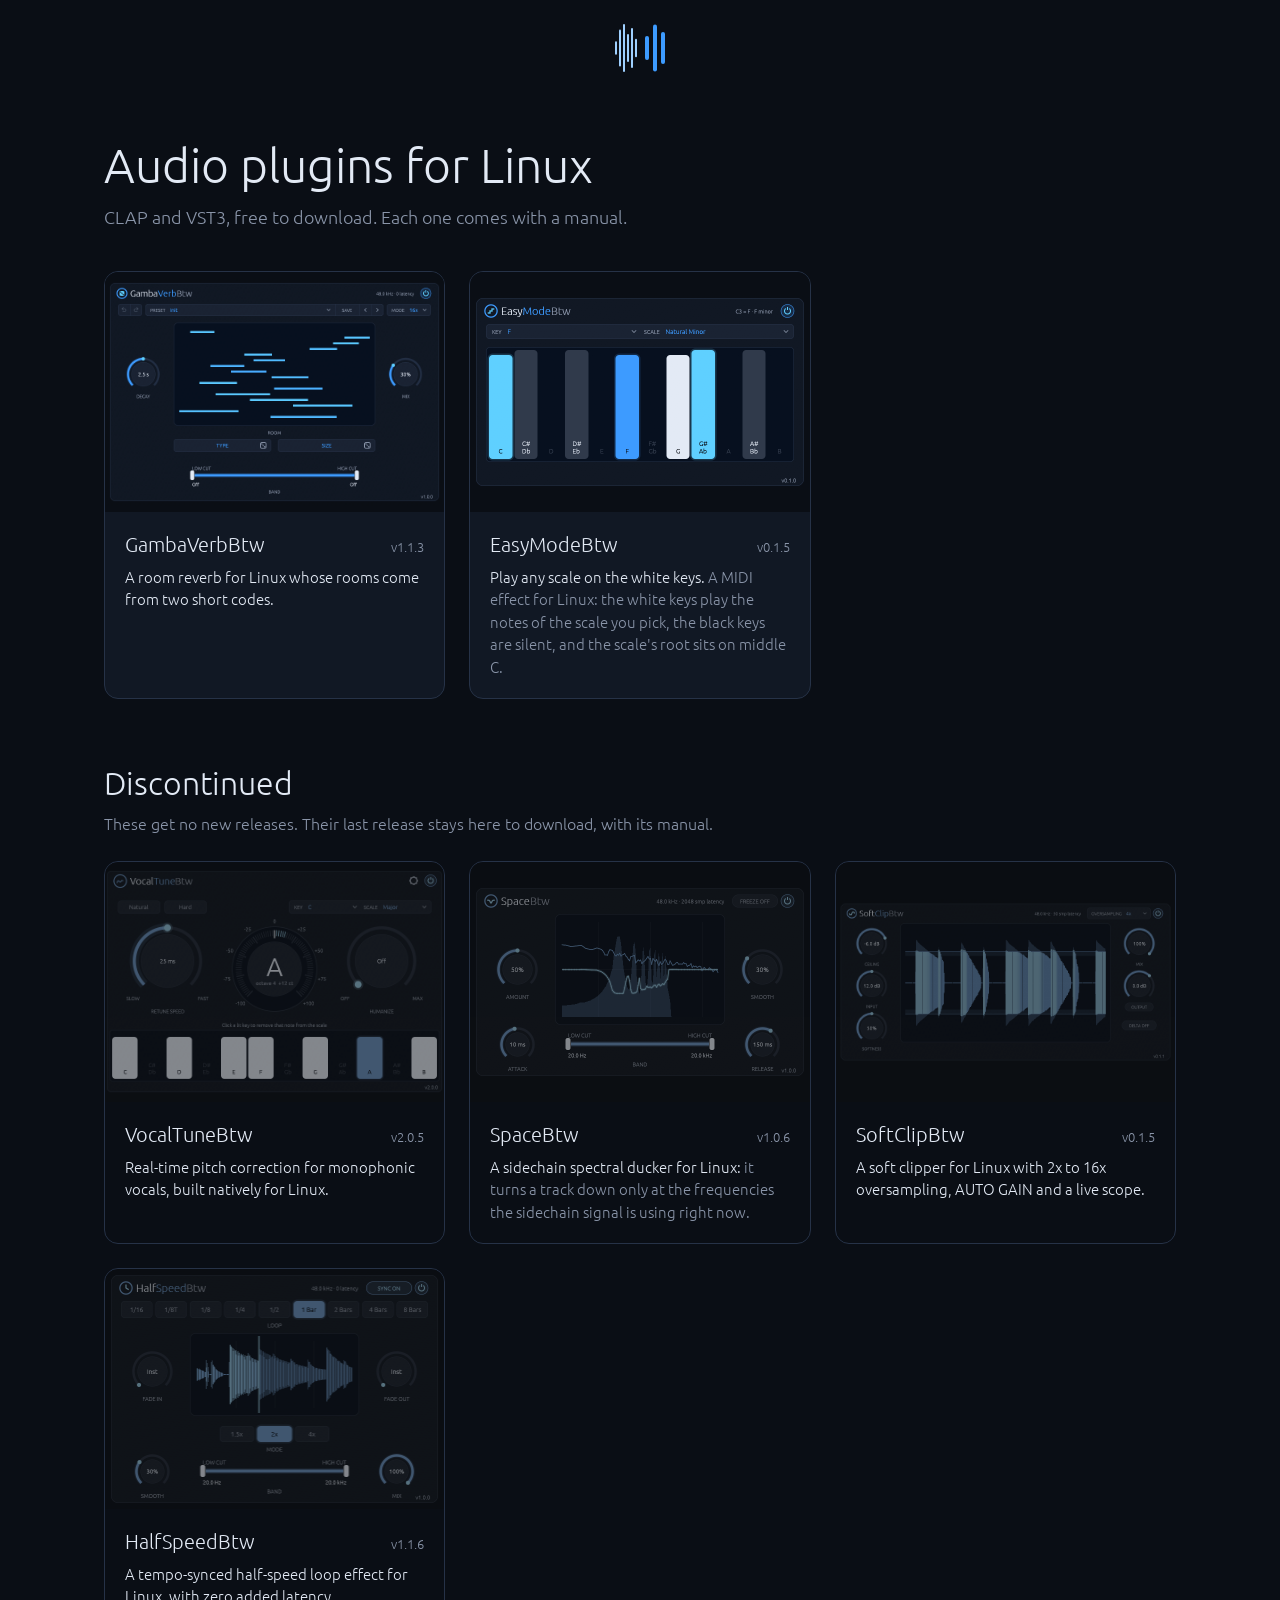
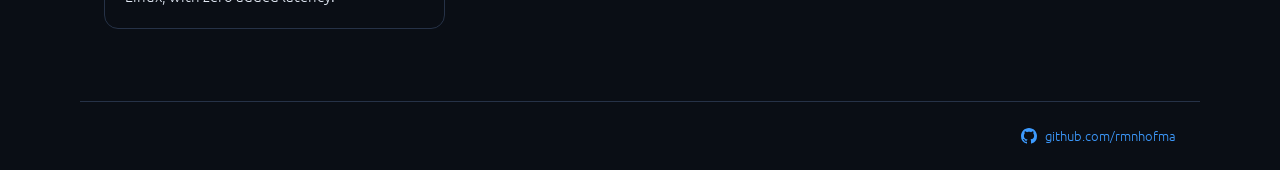
<file: index.html>
<!doctype html>
<html lang="en">
<head>
<meta charset="utf-8">
<meta name="viewport" content="width=device-width, initial-scale=1">
<title>Audio plugins for Linux</title>
<meta name="description" content="Audio plugins for Linux. CLAP and VST3, free to download.">
<meta property="og:title" content="Audio plugins for Linux">
<meta property="og:description" content="Audio plugins for Linux. CLAP and VST3, free to download.">
<meta property="og:url" content="https://rmnhofma.github.io/">
<meta property="og:image" content="https://rmnhofma.github.io/assets/logo.svg">
<meta name="theme-color" content="#0a0e15">
<link rel="icon" type="image/svg+xml" href="assets/logo.svg">
<link rel="stylesheet" href="assets/site.css">
</head>
<body>
<header class="site-header">
  <a class="brand" href="./"><img src="assets/logo-mark.svg" alt="All plugins" width="50" height="48"></a>
</header>
<main>

<section class="intro">
  <h1>Audio plugins for Linux</h1>
  <p>CLAP and VST3, free to download. Each one comes with a manual.</p>
</section>
<ul class="cards">

  <li class="card">
    <a href="plugins/gambaverbbtw/">
      <img src="plugins/gambaverbbtw/images/screenshot.png" alt="GambaVerbBtw with a drum loop playing: the Init room, DECAY 2.5 s, MIX 30%" width="840" height="564" >
      <span class="card-text">
        <span class="card-title"><span class="card-name">GambaVerbBtw</span><span class="version">v1.1.3</span></span>
        <span class="card-summary"><strong>A room reverb for Linux whose rooms come from two short codes.</strong></span>
      </span>
    </a>
  </li>

  <li class="card">
    <a href="plugins/easymodebtw/">
      <img src="plugins/easymodebtw/images/screenshot.png" alt="EasyModeBtw in F minor, with E3 and G3 held: they sound as Ab3 and C4" width="680" height="400" loading="lazy">
      <span class="card-text">
        <span class="card-title"><span class="card-name">EasyModeBtw</span><span class="version">v0.1.5</span></span>
        <span class="card-summary"><strong>Play any scale on the white keys.</strong> A MIDI effect for Linux: the white keys play the
notes of the scale you pick, the black keys are silent, and the scale's root sits on middle C.</span>
      </span>
    </a>
  </li>

</ul>
<section class="intro discontinued-intro">
  <h2>Discontinued</h2>
  <p>These get no new releases. Their last release stays here to download, with its manual.</p>
</section>
<ul class="cards">

  <li class="card discontinued">
    <a href="plugins/vocaltunebtw/">
      <img src="plugins/vocaltunebtw/images/note.png" alt="VocalTuneBtw correcting an A that is 12 cents sharp" width="760" height="504" loading="lazy">
      <span class="card-text">
        <span class="card-title"><span class="card-name">VocalTuneBtw</span><span class="version">v2.0.5</span></span>
        <span class="card-summary"><strong>Real-time pitch correction for monophonic vocals, built natively for Linux.</strong></span>
      </span>
    </a>
  </li>

  <li class="card discontinued">
    <a href="plugins/spacebtw/">
      <img src="plugins/spacebtw/images/screenshot.png" alt="SpaceBtw carving room for a sidechained tone out of a pad" width="680" height="400" loading="lazy">
      <span class="card-text">
        <span class="card-title"><span class="card-name">SpaceBtw</span><span class="version">v1.0.6</span></span>
        <span class="card-summary"><strong>A sidechain spectral ducker for Linux:</strong> it turns a track down only at the frequencies the
sidechain signal is using right now.</span>
      </span>
    </a>
  </li>

  <li class="card discontinued">
    <a href="plugins/softclipbtw/">
      <img src="plugins/softclipbtw/images/screenshot.png" alt="SoftClipBtw clipping a drum loop: input +12 dB, ceiling -6 dB, softness 50%, 4x" width="900" height="440" loading="lazy">
      <span class="card-text">
        <span class="card-title"><span class="card-name">SoftClipBtw</span><span class="version">v0.1.5</span></span>
        <span class="card-summary"><strong>A soft clipper for Linux with 2x to 16x oversampling, AUTO GAIN and a live scope.</strong></span>
      </span>
    </a>
  </li>

  <li class="card discontinued">
    <a href="plugins/halfspeedbtw/">
      <img src="plugins/halfspeedbtw/images/screenshot.png" alt="HalfSpeedBtw slowing down a drum loop: 1 bar, 2x" width="680" height="480" loading="lazy">
      <span class="card-text">
        <span class="card-title"><span class="card-name">HalfSpeedBtw</span><span class="version">v1.1.6</span></span>
        <span class="card-summary"><strong>A tempo-synced half-speed loop effect for Linux, with zero added latency.</strong></span>
      </span>
    </a>
  </li>

</ul>

</main>
<footer class="site-footer">
  <a class="github" href="https://github.com/rmnhofma"><svg viewBox="0 0 16 16" width="16" height="16" fill="currentColor" aria-hidden="true"><path d="M8 0c4.42 0 8 3.58 8 8a8.013 8.013 0 0 1-5.45 7.59c-.4.08-.55-.17-.55-.38 0-.27.01-1.13.01-2.2 0-.75-.25-1.23-.54-1.48 1.78-.2 3.65-.88 3.65-3.95 0-.88-.31-1.59-.82-2.15.08-.2.36-1.02-.08-2.12 0 0-.67-.22-2.2.82-.64-.18-1.32-.27-2-.27-.68 0-1.36.09-2 .27-1.53-1.03-2.2-.82-2.2-.82-.44 1.1-.16 1.92-.08 2.12-.51.56-.82 1.28-.82 2.15 0 3.06 1.86 3.75 3.64 3.95-.23.2-.44.55-.51 1.07-.46.21-1.61.55-2.33-.66-.15-.24-.6-.83-1.23-.82-.67.01-.27.38.01.53.34.19.73.9.82 1.13.16.45.68 1.31 2.69.94 0 .67.01 1.3.01 1.49 0 .21-.15.45-.55.38A7.995 7.995 0 0 1 0 8c0-4.42 3.58-8 8-8Z"/></svg>github.com/rmnhofma</a>
</footer>
</body>
</html>
</file>
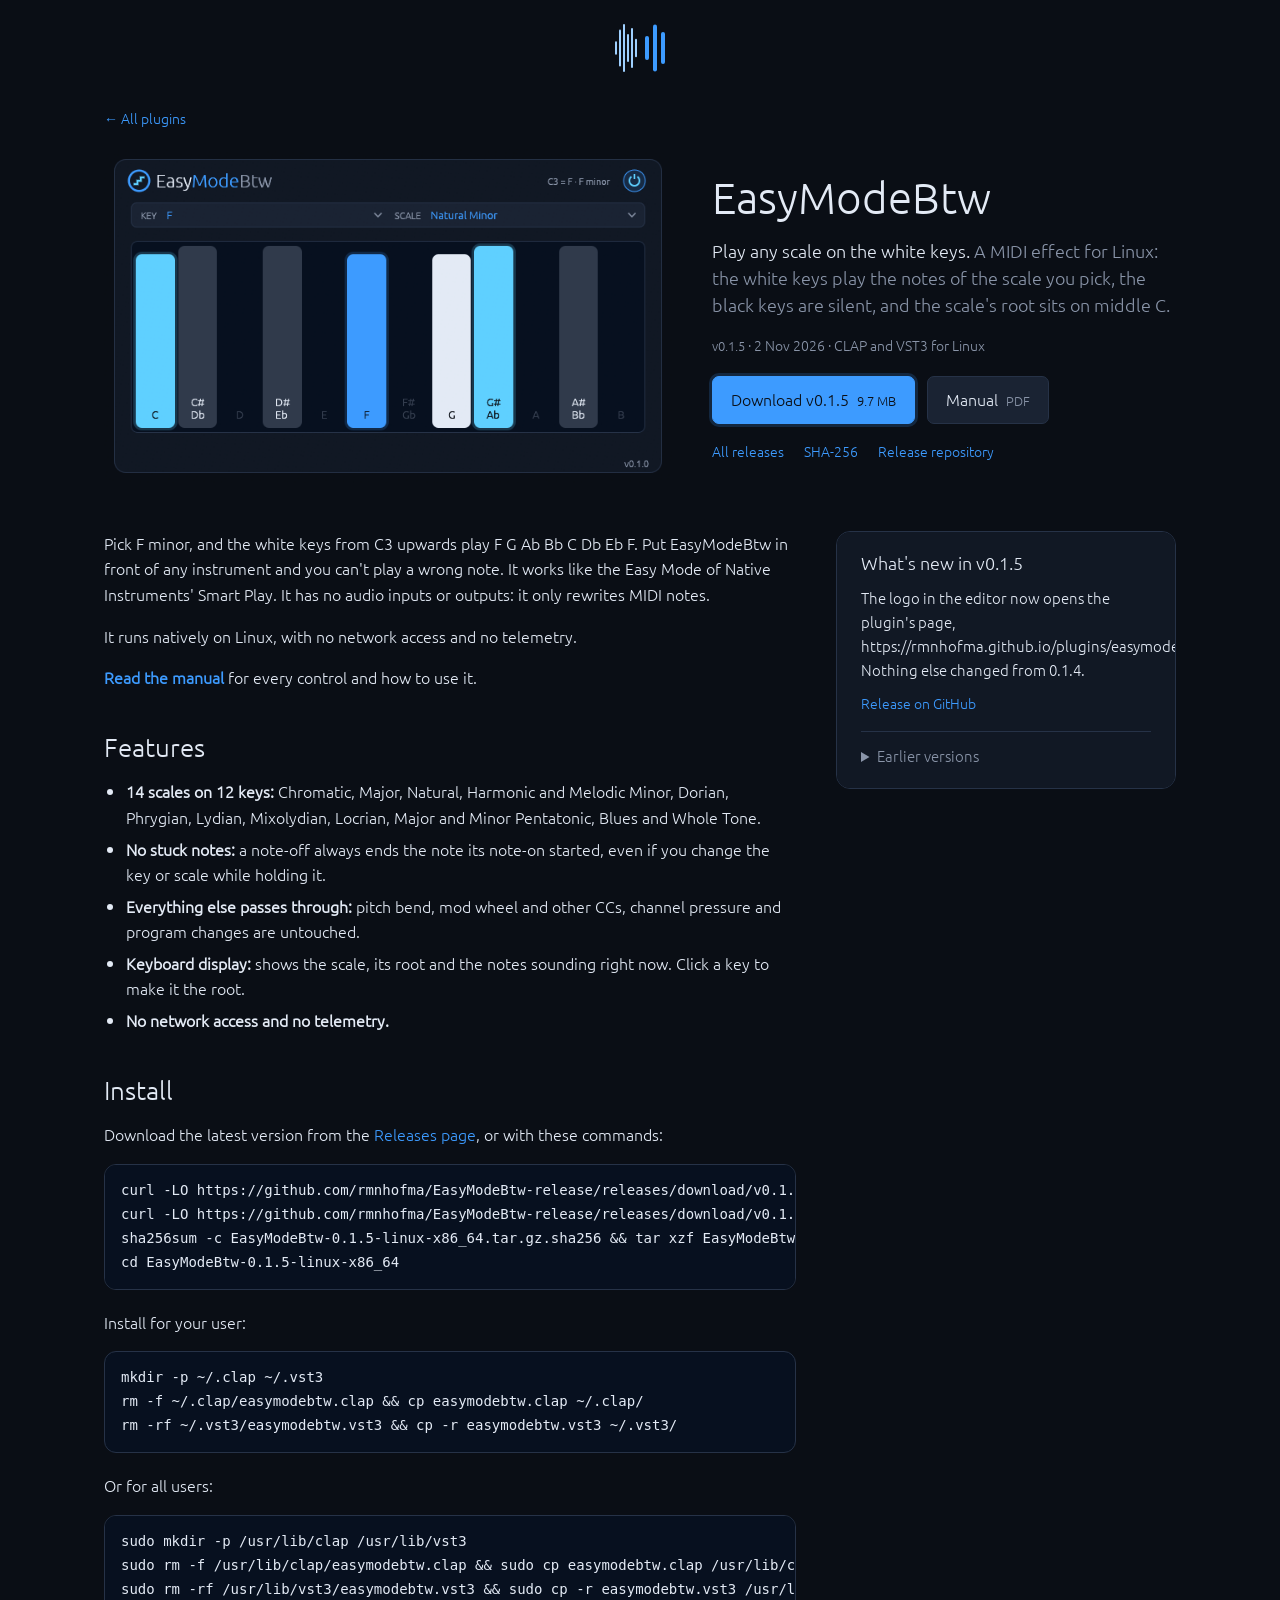
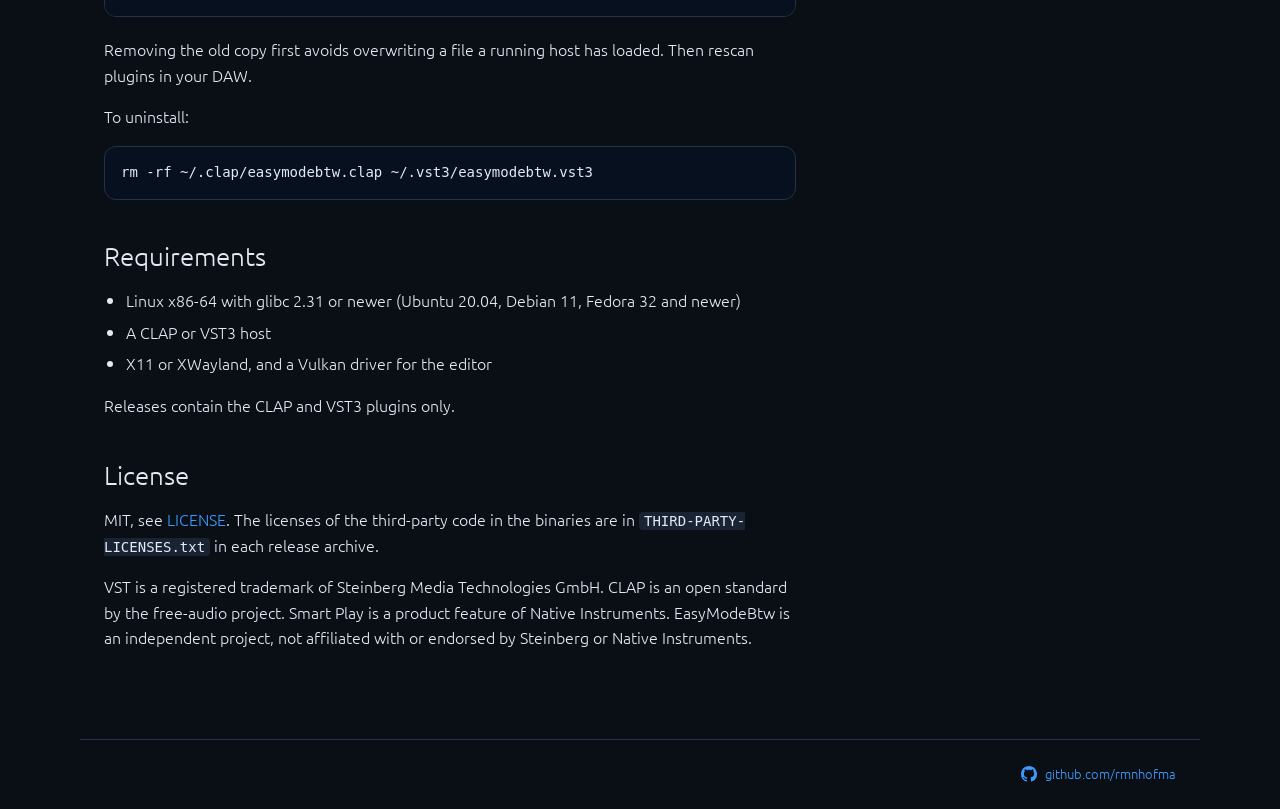
<file: plugins/easymodebtw/index.html>
<!doctype html>
<html lang="en">
<head>
<meta charset="utf-8">
<meta name="viewport" content="width=device-width, initial-scale=1">
<title>EasyModeBtw</title>
<meta name="description" content="Play any scale on the white keys. A MIDI effect for Linux: the white keys play the
notes of the scale you pick, the black keys are silent, and the scale&#39;s root sits on middle C.">
<meta property="og:title" content="EasyModeBtw">
<meta property="og:description" content="Play any scale on the white keys. A MIDI effect for Linux: the white keys play the
notes of the scale you pick, the black keys are silent, and the scale&#39;s root sits on middle C.">
<meta property="og:url" content="https://rmnhofma.github.io/plugins/easymodebtw/">
<meta property="og:image" content="https://rmnhofma.github.io/plugins/easymodebtw/images/screenshot.png">
<meta name="theme-color" content="#0a0e15">
<link rel="icon" type="image/svg+xml" href="../../assets/logo.svg">
<link rel="stylesheet" href="../../assets/site.css">
</head>
<body>
<header class="site-header">
  <a class="brand" href="../../"><img src="../../assets/logo-mark.svg" alt="All plugins" width="50" height="48"></a>
</header>
<main>


<nav class="back"><a href="../../">All plugins</a></nav>
<section class="hero">
  <img class="hero-image" src="images/screenshot.png" alt="EasyModeBtw in F minor, with E3 and G3 held: they sound as Ab3 and C4" width="680" height="400">
  <div class="hero-text">
    <h1>EasyModeBtw</h1>
    <p class="summary"><strong>Play any scale on the white keys.</strong> A MIDI effect for Linux: the white keys play the
notes of the scale you pick, the black keys are silent, and the scale's root sits on middle C.</p>
    <p class="meta"><span class="version">v0.1.5</span> · 2 Nov 2026 · CLAP and VST3 for Linux</p>
    <div class="actions">
      <a class="button primary" href="https://github.com/rmnhofma/EasyModeBtw-release/releases/download/v0.1.5/EasyModeBtw-0.1.5-linux-x86_64.tar.gz">Download v0.1.5 <span class="button-note">9.7 MB</span></a>
      <a class="button" href="EasyModeBtw-manual.pdf" download>Manual <span class="button-note">PDF</span></a>
    </div>
    <p class="links">
      <a href="https://github.com/rmnhofma/EasyModeBtw-release/releases">All releases</a>
      <a href="https://github.com/rmnhofma/EasyModeBtw-release/releases/download/v0.1.5/EasyModeBtw-0.1.5-linux-x86_64.tar.gz.sha256">SHA-256</a>
      <a href="https://github.com/rmnhofma/EasyModeBtw-release">Release repository</a>
    </p>
  </div>
</section>
<div class="columns">
  <article class="prose">
    <p>Pick F minor, and the white keys from C3 upwards play F G Ab Bb C Db Eb F. Put EasyModeBtw in
front of any instrument and you can't play a wrong note. It works like the Easy Mode of Native
Instruments' Smart Play. It has no audio inputs or outputs: it only rewrites MIDI notes.</p>
<p>It runs natively on Linux, with no network access and no telemetry.</p>
<p><strong><a href="EasyModeBtw-manual.pdf">Read the manual</a></strong> for every control and how to use it.</p>
<h2 id="features">Features</h2>
<ul>
<li><strong>14 scales on 12 keys:</strong> Chromatic, Major, Natural, Harmonic and Melodic Minor, Dorian, Phrygian, Lydian, Mixolydian, Locrian, Major and Minor Pentatonic, Blues and Whole Tone.</li>
<li><strong>No stuck notes:</strong> a note-off always ends the note its note-on started, even if you change the key or scale while holding it.</li>
<li><strong>Everything else passes through:</strong> pitch bend, mod wheel and other CCs, channel pressure and program changes are untouched.</li>
<li><strong>Keyboard display:</strong> shows the scale, its root and the notes sounding right now. Click a key to make it the root.</li>
<li><strong>No network access and no telemetry.</strong></li>
</ul>
<h2 id="install">Install</h2>
<p>Download the latest version from the <a href="https://github.com/rmnhofma/EasyModeBtw-release/releases">Releases page</a>,
or with these commands:</p>
<pre><code class="language-bash">curl -LO https://github.com/rmnhofma/EasyModeBtw-release/releases/download/v0.1.5/EasyModeBtw-0.1.5-linux-x86_64.tar.gz
curl -LO https://github.com/rmnhofma/EasyModeBtw-release/releases/download/v0.1.5/EasyModeBtw-0.1.5-linux-x86_64.tar.gz.sha256
sha256sum -c EasyModeBtw-0.1.5-linux-x86_64.tar.gz.sha256 &amp;&amp; tar xzf EasyModeBtw-0.1.5-linux-x86_64.tar.gz
cd EasyModeBtw-0.1.5-linux-x86_64
</code></pre>
<p>Install for your user:</p>
<pre><code class="language-bash">mkdir -p ~/.clap ~/.vst3
rm -f ~/.clap/easymodebtw.clap &amp;&amp; cp easymodebtw.clap ~/.clap/
rm -rf ~/.vst3/easymodebtw.vst3 &amp;&amp; cp -r easymodebtw.vst3 ~/.vst3/
</code></pre>
<p>Or for all users:</p>
<pre><code class="language-bash">sudo mkdir -p /usr/lib/clap /usr/lib/vst3
sudo rm -f /usr/lib/clap/easymodebtw.clap &amp;&amp; sudo cp easymodebtw.clap /usr/lib/clap/
sudo rm -rf /usr/lib/vst3/easymodebtw.vst3 &amp;&amp; sudo cp -r easymodebtw.vst3 /usr/lib/vst3/
</code></pre>
<p>Removing the old copy first avoids overwriting a file a running host has loaded. Then rescan plugins
in your DAW.</p>
<p>To uninstall:</p>
<pre><code class="language-bash">rm -rf ~/.clap/easymodebtw.clap ~/.vst3/easymodebtw.vst3
</code></pre>
<h2 id="requirements">Requirements</h2>
<ul>
<li>Linux x86-64 with glibc 2.31 or newer (Ubuntu 20.04, Debian 11, Fedora 32 and newer)</li>
<li>A CLAP or VST3 host</li>
<li>X11 or XWayland, and a Vulkan driver for the editor</li>
</ul>
<p>Releases contain the CLAP and VST3 plugins only.</p>
<h2 id="license">License</h2>
<p>MIT, see <a href="https://github.com/rmnhofma/EasyModeBtw-release/blob/main/LICENSE">LICENSE</a>. The licenses of the third-party code in the binaries are in
<code>THIRD-PARTY-LICENSES.txt</code> in each release archive.</p>
<p>VST is a registered trademark of Steinberg Media Technologies GmbH. CLAP is an open standard
by the free-audio project. Smart Play is a product feature of Native Instruments. EasyModeBtw is
an independent project, not affiliated with or endorsed by Steinberg or Native Instruments.</p>
    
  </article>
  <aside class="panel changes">
    <h2>What's new in v0.1.5</h2>
    <div class="notes"><p>The logo in the editor now opens the plugin's page, https://rmnhofma.github.io/plugins/easymodebtw/. Nothing else changed from 0.1.4.</p></div>
    <p class="links"><a href="https://github.com/rmnhofma/EasyModeBtw-release/releases/tag/v0.1.5">Release on GitHub</a></p>
    
    <details>
      <summary>Earlier versions</summary>
      
      <h3><a href="https://github.com/rmnhofma/EasyModeBtw-release/releases/tag/v0.1.4">v0.1.4</a> <span class="date">2 Nov 2026</span></h3>
      <div class="notes"><p>The logo in the editor now opens this repository at its new address: the GitHub account was renamed to <a href="https://github.com/rmnhofma">rmnhofma</a>. Nothing else changed from 0.1.3.</p></div>
      
      <h3><a href="https://github.com/rmnhofma/EasyModeBtw-release/releases/tag/v0.1.3">v0.1.3</a> <span class="date">2 Nov 2026</span></h3>
      <div class="notes"><p>First release from this repository: the CLAP and VST3 plugins for Linux x86-64, glibc 2.31 or newer.</p>
<ul>
<li>The logo in the editor opens this repository.</li>
<li>Archives contain only the plugins, their licenses and install instructions. The Standalone app is no longer included.</li>
</ul></div>
      
    </details>
    
  </aside>
</div>

</main>
<footer class="site-footer">
  <a class="github" href="https://github.com/rmnhofma"><svg viewBox="0 0 16 16" width="16" height="16" fill="currentColor" aria-hidden="true"><path d="M8 0c4.42 0 8 3.58 8 8a8.013 8.013 0 0 1-5.45 7.59c-.4.08-.55-.17-.55-.38 0-.27.01-1.13.01-2.2 0-.75-.25-1.23-.54-1.48 1.78-.2 3.65-.88 3.65-3.95 0-.88-.31-1.59-.82-2.15.08-.2.36-1.02-.08-2.12 0 0-.67-.22-2.2.82-.64-.18-1.32-.27-2-.27-.68 0-1.36.09-2 .27-1.53-1.03-2.2-.82-2.2-.82-.44 1.1-.16 1.92-.08 2.12-.51.56-.82 1.28-.82 2.15 0 3.06 1.86 3.75 3.64 3.95-.23.2-.44.55-.51 1.07-.46.21-1.61.55-2.33-.66-.15-.24-.6-.83-1.23-.82-.67.01-.27.38.01.53.34.19.73.9.82 1.13.16.45.68 1.31 2.69.94 0 .67.01 1.3.01 1.49 0 .21-.15.45-.55.38A7.995 7.995 0 0 1 0 8c0-4.42 3.58-8 8-8Z"/></svg>github.com/rmnhofma</a>
</footer>
</body>
</html>
</file>
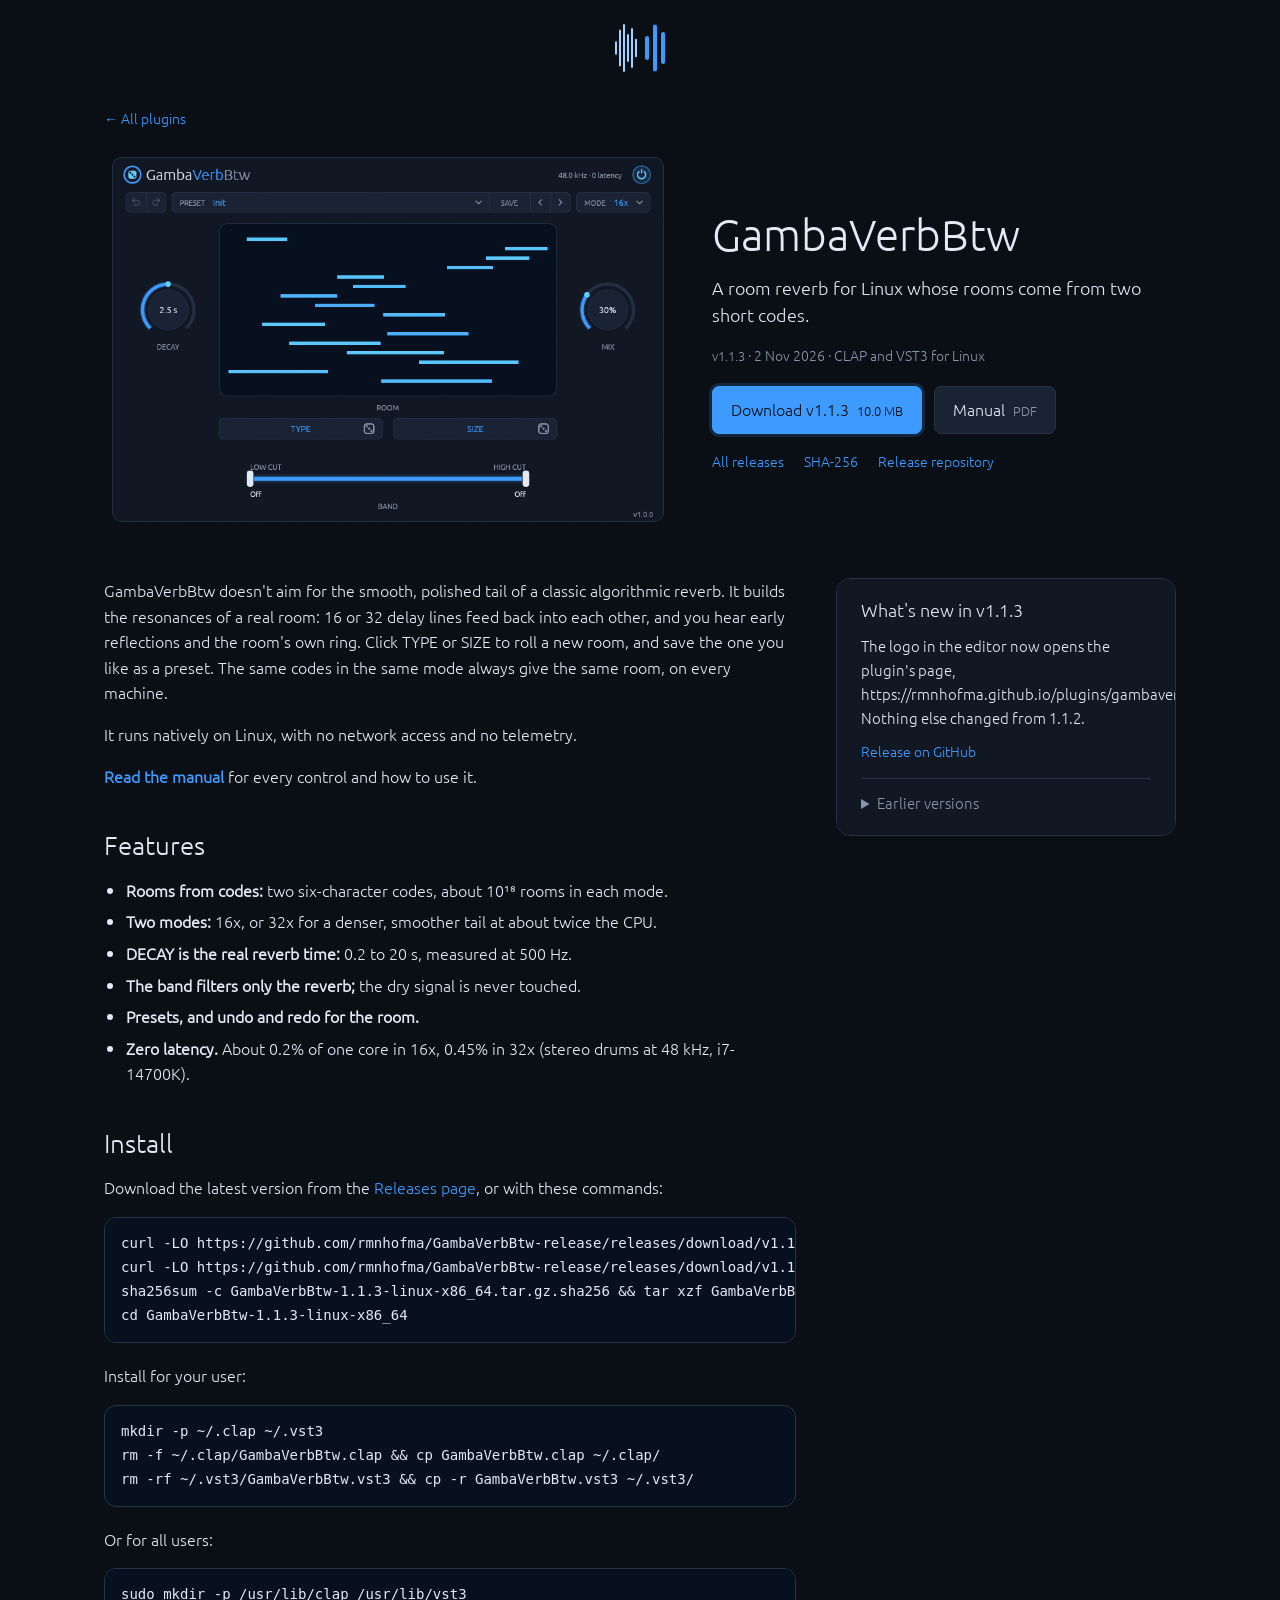
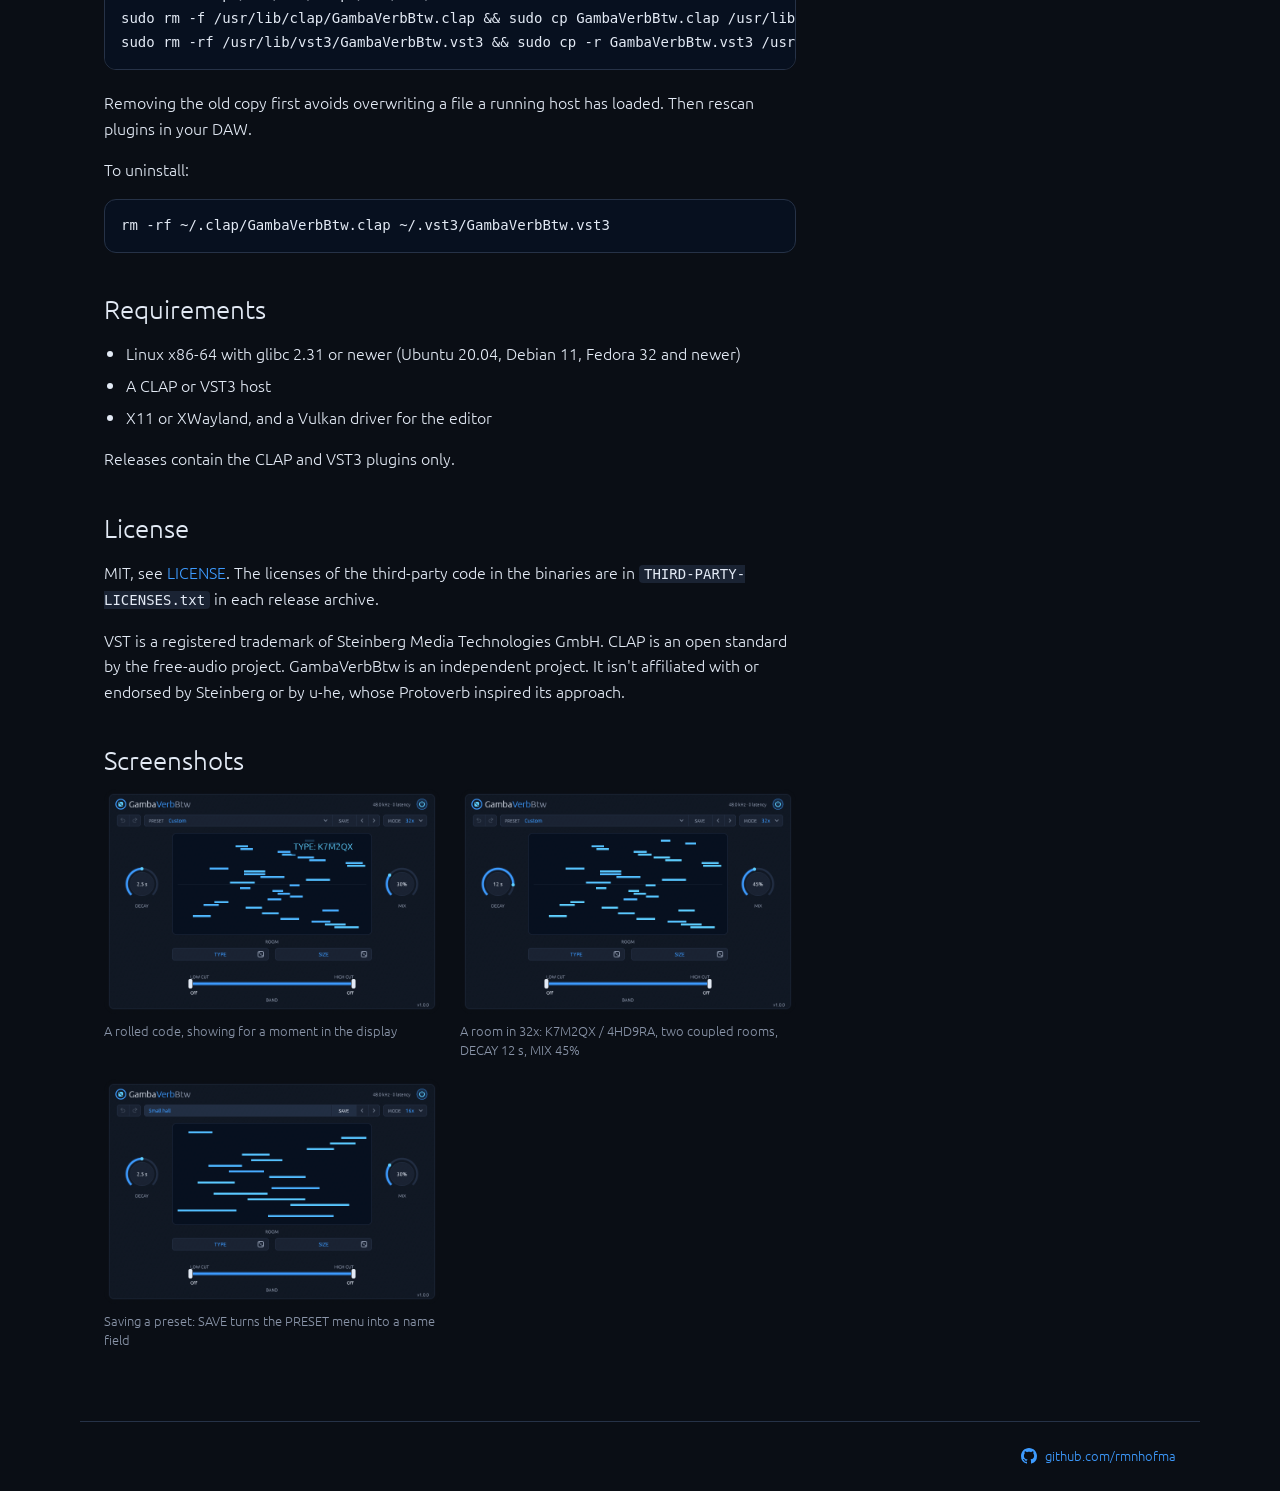
<file: plugins/gambaverbbtw/index.html>
<!doctype html>
<html lang="en">
<head>
<meta charset="utf-8">
<meta name="viewport" content="width=device-width, initial-scale=1">
<title>GambaVerbBtw</title>
<meta name="description" content="A room reverb for Linux whose rooms come from two short codes.">
<meta property="og:title" content="GambaVerbBtw">
<meta property="og:description" content="A room reverb for Linux whose rooms come from two short codes.">
<meta property="og:url" content="https://rmnhofma.github.io/plugins/gambaverbbtw/">
<meta property="og:image" content="https://rmnhofma.github.io/plugins/gambaverbbtw/images/screenshot.png">
<meta name="theme-color" content="#0a0e15">
<link rel="icon" type="image/svg+xml" href="../../assets/logo.svg">
<link rel="stylesheet" href="../../assets/site.css">
</head>
<body>
<header class="site-header">
  <a class="brand" href="../../"><img src="../../assets/logo-mark.svg" alt="All plugins" width="50" height="48"></a>
</header>
<main>


<nav class="back"><a href="../../">All plugins</a></nav>
<section class="hero">
  <img class="hero-image" src="images/screenshot.png" alt="GambaVerbBtw with a drum loop playing: the Init room, DECAY 2.5 s, MIX 30%" width="840" height="564">
  <div class="hero-text">
    <h1>GambaVerbBtw</h1>
    <p class="summary"><strong>A room reverb for Linux whose rooms come from two short codes.</strong></p>
    <p class="meta"><span class="version">v1.1.3</span> · 2 Nov 2026 · CLAP and VST3 for Linux</p>
    <div class="actions">
      <a class="button primary" href="https://github.com/rmnhofma/GambaVerbBtw-release/releases/download/v1.1.3/GambaVerbBtw-1.1.3-linux-x86_64.tar.gz">Download v1.1.3 <span class="button-note">10.0 MB</span></a>
      <a class="button" href="GambaVerbBtw-manual.pdf" download>Manual <span class="button-note">PDF</span></a>
    </div>
    <p class="links">
      <a href="https://github.com/rmnhofma/GambaVerbBtw-release/releases">All releases</a>
      <a href="https://github.com/rmnhofma/GambaVerbBtw-release/releases/download/v1.1.3/GambaVerbBtw-1.1.3-linux-x86_64.tar.gz.sha256">SHA-256</a>
      <a href="https://github.com/rmnhofma/GambaVerbBtw-release">Release repository</a>
    </p>
  </div>
</section>
<div class="columns">
  <article class="prose">
    <p>GambaVerbBtw doesn't aim for the smooth, polished tail of a classic algorithmic reverb. It builds the
resonances of a real room: 16 or 32 delay lines feed back into each other, and you hear early
reflections and the room's own ring. Click TYPE or SIZE to roll a new room, and save the one you like
as a preset. The same codes in the same mode always give the same room, on every machine.</p>
<p>It runs natively on Linux, with no network access and no telemetry.</p>
<p><strong><a href="GambaVerbBtw-manual.pdf">Read the manual</a></strong> for every control and how to use it.</p>
<h2 id="features">Features</h2>
<ul>
<li><strong>Rooms from codes:</strong> two six-character codes, about 10¹⁸ rooms in each mode.</li>
<li><strong>Two modes:</strong> 16x, or 32x for a denser, smoother tail at about twice the CPU.</li>
<li><strong>DECAY is the real reverb time:</strong> 0.2 to 20 s, measured at 500 Hz.</li>
<li><strong>The band filters only the reverb;</strong> the dry signal is never touched.</li>
<li><strong>Presets, and undo and redo for the room.</strong></li>
<li><strong>Zero latency.</strong> About 0.2% of one core in 16x, 0.45% in 32x (stereo drums at 48 kHz, i7-14700K).</li>
</ul>
<h2 id="install">Install</h2>
<p>Download the latest version from the <a href="https://github.com/rmnhofma/GambaVerbBtw-release/releases">Releases page</a>,
or with these commands:</p>
<pre><code class="language-bash">curl -LO https://github.com/rmnhofma/GambaVerbBtw-release/releases/download/v1.1.3/GambaVerbBtw-1.1.3-linux-x86_64.tar.gz
curl -LO https://github.com/rmnhofma/GambaVerbBtw-release/releases/download/v1.1.3/GambaVerbBtw-1.1.3-linux-x86_64.tar.gz.sha256
sha256sum -c GambaVerbBtw-1.1.3-linux-x86_64.tar.gz.sha256 &amp;&amp; tar xzf GambaVerbBtw-1.1.3-linux-x86_64.tar.gz
cd GambaVerbBtw-1.1.3-linux-x86_64
</code></pre>
<p>Install for your user:</p>
<pre><code class="language-bash">mkdir -p ~/.clap ~/.vst3
rm -f ~/.clap/GambaVerbBtw.clap &amp;&amp; cp GambaVerbBtw.clap ~/.clap/
rm -rf ~/.vst3/GambaVerbBtw.vst3 &amp;&amp; cp -r GambaVerbBtw.vst3 ~/.vst3/
</code></pre>
<p>Or for all users:</p>
<pre><code class="language-bash">sudo mkdir -p /usr/lib/clap /usr/lib/vst3
sudo rm -f /usr/lib/clap/GambaVerbBtw.clap &amp;&amp; sudo cp GambaVerbBtw.clap /usr/lib/clap/
sudo rm -rf /usr/lib/vst3/GambaVerbBtw.vst3 &amp;&amp; sudo cp -r GambaVerbBtw.vst3 /usr/lib/vst3/
</code></pre>
<p>Removing the old copy first avoids overwriting a file a running host has loaded. Then rescan plugins
in your DAW.</p>
<p>To uninstall:</p>
<pre><code class="language-bash">rm -rf ~/.clap/GambaVerbBtw.clap ~/.vst3/GambaVerbBtw.vst3
</code></pre>
<h2 id="requirements">Requirements</h2>
<ul>
<li>Linux x86-64 with glibc 2.31 or newer (Ubuntu 20.04, Debian 11, Fedora 32 and newer)</li>
<li>A CLAP or VST3 host</li>
<li>X11 or XWayland, and a Vulkan driver for the editor</li>
</ul>
<p>Releases contain the CLAP and VST3 plugins only.</p>
<h2 id="license">License</h2>
<p>MIT, see <a href="https://github.com/rmnhofma/GambaVerbBtw-release/blob/main/LICENSE">LICENSE</a>. The licenses of the third-party code in the binaries are in
<code>THIRD-PARTY-LICENSES.txt</code> in each release archive.</p>
<p>VST is a registered trademark of Steinberg Media Technologies
GmbH. CLAP is an open standard by the free-audio project. GambaVerbBtw is an
independent project. It isn't affiliated with or endorsed by Steinberg or by
u-he, whose Protoverb inspired its approach.</p>
    
    <h2 id="screenshots">Screenshots</h2>
    <div class="gallery">
      
      <figure>
        <a href="images/screenshot-roll.png"><img src="images/screenshot-roll.png" alt="A rolled code, showing for a moment in the display" width="840" height="564" loading="lazy"></a>
        <figcaption>A rolled code, showing for a moment in the display</figcaption>
      </figure>
      
      <figure>
        <a href="images/screenshot-room.png"><img src="images/screenshot-room.png" alt="A room in 32x: K7M2QX / 4HD9RA, two coupled rooms, DECAY 12 s, MIX 45%" width="840" height="564" loading="lazy"></a>
        <figcaption>A room in 32x: K7M2QX / 4HD9RA, two coupled rooms, DECAY 12 s, MIX 45%</figcaption>
      </figure>
      
      <figure>
        <a href="images/screenshot-save.png"><img src="images/screenshot-save.png" alt="Saving a preset: SAVE turns the PRESET menu into a name field" width="840" height="564" loading="lazy"></a>
        <figcaption>Saving a preset: SAVE turns the PRESET menu into a name field</figcaption>
      </figure>
      
    </div>
    
  </article>
  <aside class="panel changes">
    <h2>What's new in v1.1.3</h2>
    <div class="notes"><p>The logo in the editor now opens the plugin's page, https://rmnhofma.github.io/plugins/gambaverbbtw/. Nothing else changed from 1.1.2.</p></div>
    <p class="links"><a href="https://github.com/rmnhofma/GambaVerbBtw-release/releases/tag/v1.1.3">Release on GitHub</a></p>
    
    <details>
      <summary>Earlier versions</summary>
      
      <h3><a href="https://github.com/rmnhofma/GambaVerbBtw-release/releases/tag/v1.1.2">v1.1.2</a> <span class="date">2 Nov 2026</span></h3>
      <div class="notes"><p>The logo in the editor now opens this repository at its new address: the GitHub account was renamed to <a href="https://github.com/rmnhofma">rmnhofma</a>. Nothing else changed from 1.1.1.</p></div>
      
      <h3><a href="https://github.com/rmnhofma/GambaVerbBtw-release/releases/tag/v1.1.1">v1.1.1</a> <span class="date">2 Nov 2026</span></h3>
      <div class="notes"><p>First release from this repository: the CLAP and VST3 plugins for Linux x86-64, glibc 2.31 or newer.</p>
<ul>
<li>The logo in the editor opens this repository.</li>
<li>Archives contain only the plugins, their licenses and install instructions. The Standalone app is no longer included.</li>
</ul></div>
      
    </details>
    
  </aside>
</div>

</main>
<footer class="site-footer">
  <a class="github" href="https://github.com/rmnhofma"><svg viewBox="0 0 16 16" width="16" height="16" fill="currentColor" aria-hidden="true"><path d="M8 0c4.42 0 8 3.58 8 8a8.013 8.013 0 0 1-5.45 7.59c-.4.08-.55-.17-.55-.38 0-.27.01-1.13.01-2.2 0-.75-.25-1.23-.54-1.48 1.78-.2 3.65-.88 3.65-3.95 0-.88-.31-1.59-.82-2.15.08-.2.36-1.02-.08-2.12 0 0-.67-.22-2.2.82-.64-.18-1.32-.27-2-.27-.68 0-1.36.09-2 .27-1.53-1.03-2.2-.82-2.2-.82-.44 1.1-.16 1.92-.08 2.12-.51.56-.82 1.28-.82 2.15 0 3.06 1.86 3.75 3.64 3.95-.23.2-.44.55-.51 1.07-.46.21-1.61.55-2.33-.66-.15-.24-.6-.83-1.23-.82-.67.01-.27.38.01.53.34.19.73.9.82 1.13.16.45.68 1.31 2.69.94 0 .67.01 1.3.01 1.49 0 .21-.15.45-.55.38A7.995 7.995 0 0 1 0 8c0-4.42 3.58-8 8-8Z"/></svg>github.com/rmnhofma</a>
</footer>
</body>
</html>
</file>
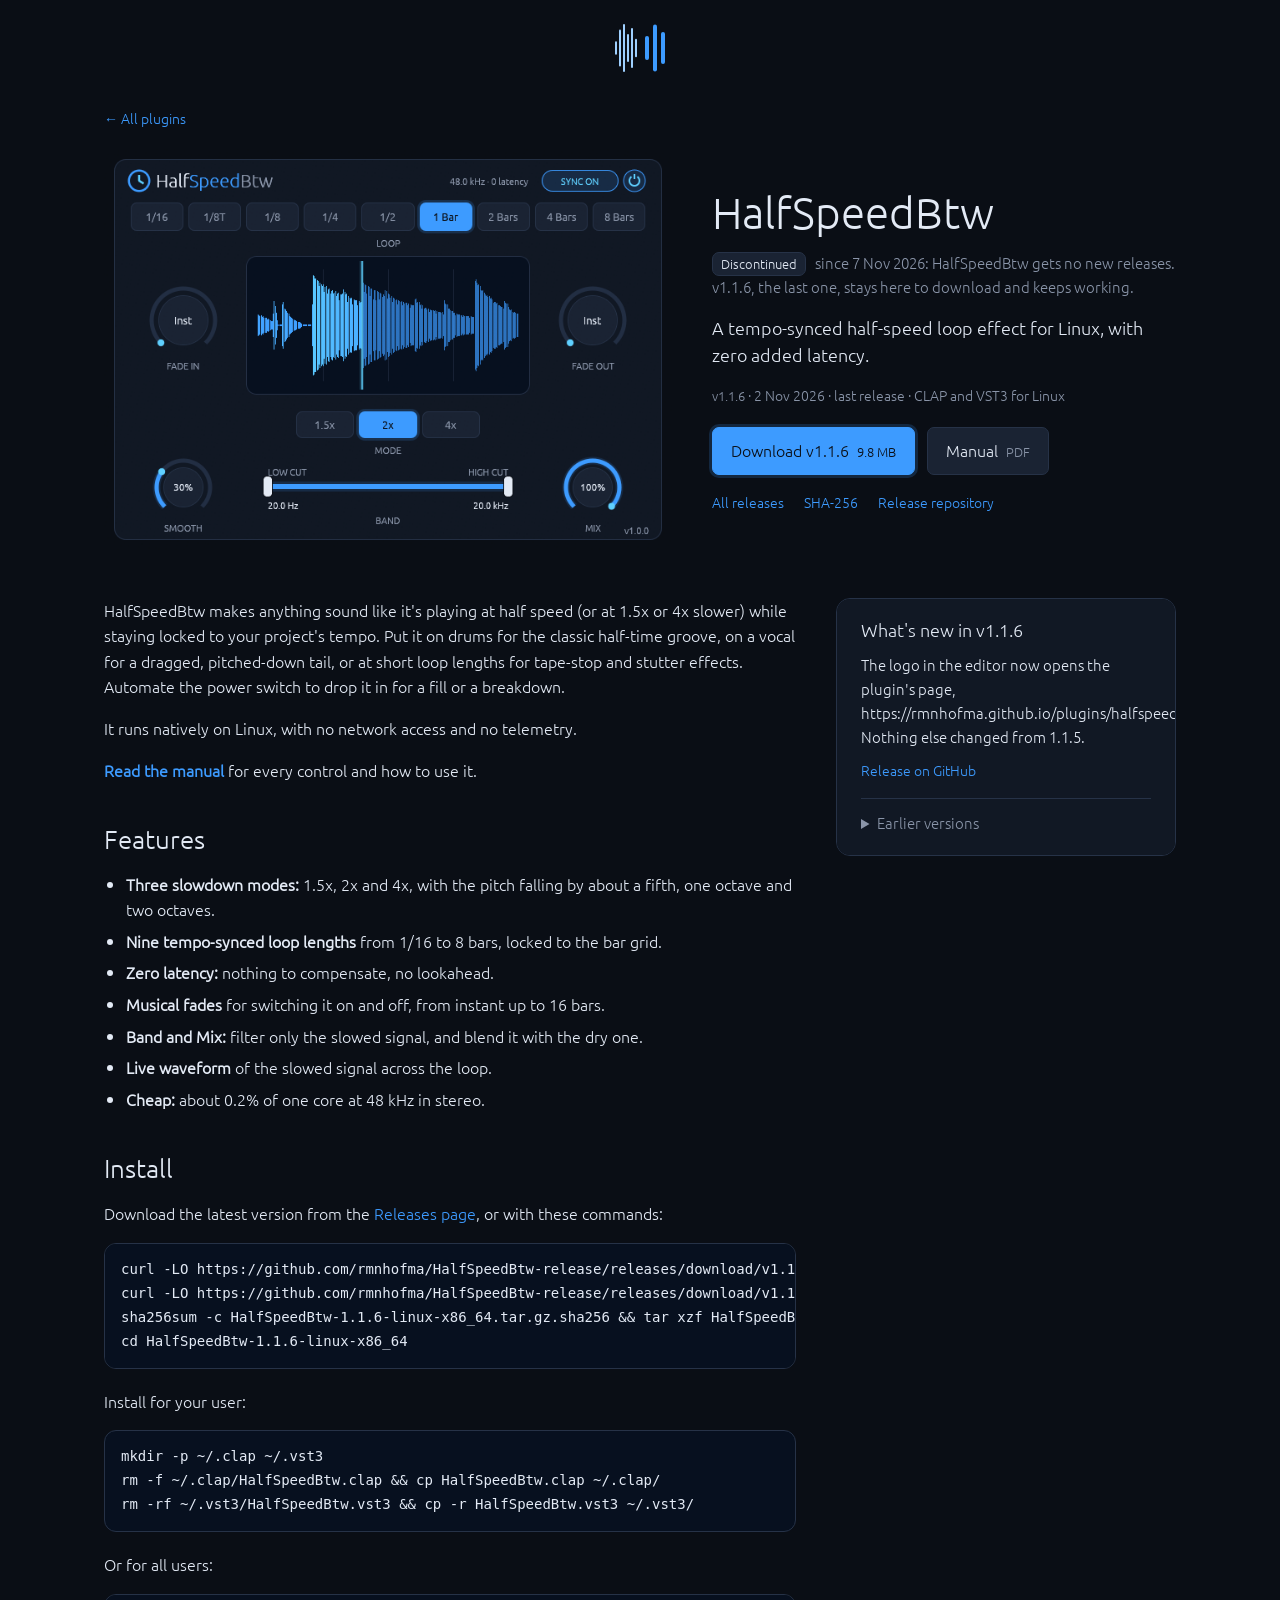
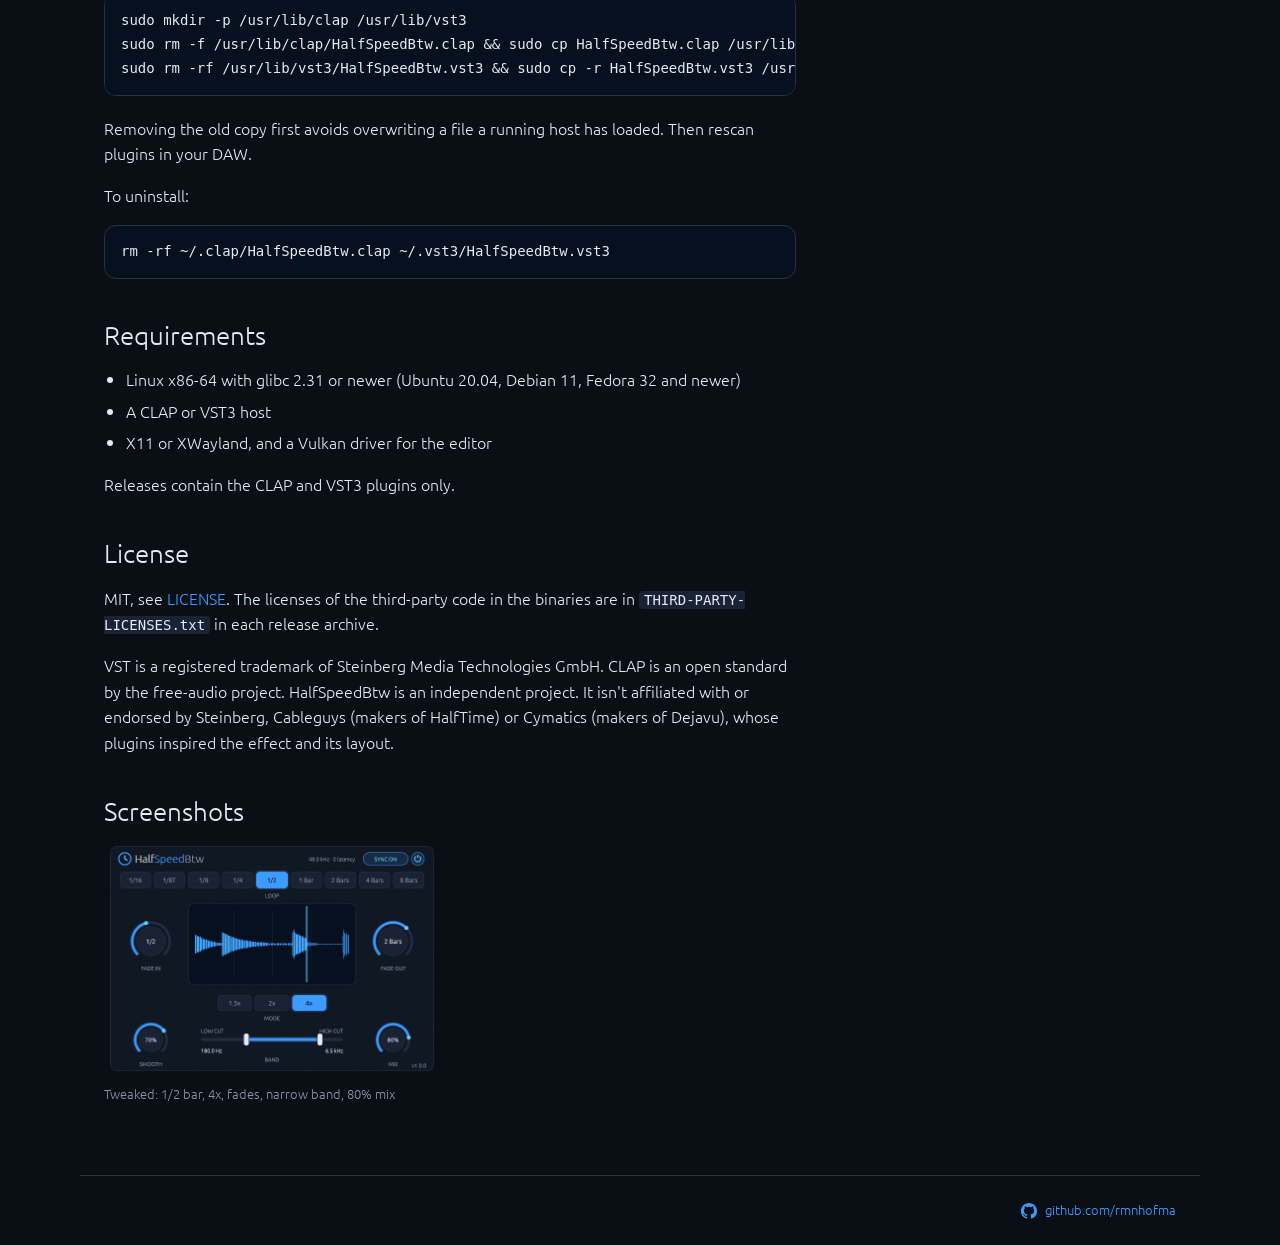
<file: plugins/halfspeedbtw/index.html>
<!doctype html>
<html lang="en">
<head>
<meta charset="utf-8">
<meta name="viewport" content="width=device-width, initial-scale=1">
<title>HalfSpeedBtw</title>
<meta name="description" content="A tempo-synced half-speed loop effect for Linux, with zero added latency.">
<meta property="og:title" content="HalfSpeedBtw">
<meta property="og:description" content="A tempo-synced half-speed loop effect for Linux, with zero added latency.">
<meta property="og:url" content="https://rmnhofma.github.io/plugins/halfspeedbtw/">
<meta property="og:image" content="https://rmnhofma.github.io/plugins/halfspeedbtw/images/screenshot.png">
<meta name="theme-color" content="#0a0e15">
<link rel="icon" type="image/svg+xml" href="../../assets/logo.svg">
<link rel="stylesheet" href="../../assets/site.css">
</head>
<body>
<header class="site-header">
  <a class="brand" href="../../"><img src="../../assets/logo-mark.svg" alt="All plugins" width="50" height="48"></a>
</header>
<main>


<nav class="back"><a href="../../">All plugins</a></nav>
<section class="hero">
  <img class="hero-image" src="images/screenshot.png" alt="HalfSpeedBtw slowing down a drum loop: 1 bar, 2x" width="680" height="480">
  <div class="hero-text">
    <h1>HalfSpeedBtw</h1>
    <p class="notice"><span class="badge">Discontinued</span> since 7 Nov 2026: HalfSpeedBtw gets no new releases. v1.1.6, the last one, stays
here to download and keeps working.</p>
    <p class="summary"><strong>A tempo-synced half-speed loop effect for Linux, with zero added latency.</strong></p>
    <p class="meta"><span class="version">v1.1.6</span> · 2 Nov 2026 · last release · CLAP and VST3 for Linux</p>
    <div class="actions">
      <a class="button primary" href="https://github.com/rmnhofma/HalfSpeedBtw-release/releases/download/v1.1.6/HalfSpeedBtw-1.1.6-linux-x86_64.tar.gz">Download v1.1.6 <span class="button-note">9.8 MB</span></a>
      <a class="button" href="HalfSpeedBtw-manual.pdf" download>Manual <span class="button-note">PDF</span></a>
    </div>
    <p class="links">
      <a href="https://github.com/rmnhofma/HalfSpeedBtw-release/releases">All releases</a>
      <a href="https://github.com/rmnhofma/HalfSpeedBtw-release/releases/download/v1.1.6/HalfSpeedBtw-1.1.6-linux-x86_64.tar.gz.sha256">SHA-256</a>
      <a href="https://github.com/rmnhofma/HalfSpeedBtw-release">Release repository</a>
    </p>
  </div>
</section>
<div class="columns">
  <article class="prose">
    <p>HalfSpeedBtw makes anything sound like it's playing at half speed (or at 1.5x or 4x slower)
while staying locked to your project's tempo. Put it on drums for the classic half-time groove, on
a vocal for a dragged, pitched-down tail, or at short loop lengths for tape-stop and stutter
effects. Automate the power switch to drop it in for a fill or a breakdown.</p>
<p>It runs natively on Linux, with no network access and no telemetry.</p>
<p><strong><a href="HalfSpeedBtw-manual.pdf">Read the manual</a></strong> for every control and how to use it.</p>
<h2 id="features">Features</h2>
<ul>
<li><strong>Three slowdown modes:</strong> 1.5x, 2x and 4x, with the pitch falling by about a fifth, one octave and two octaves.</li>
<li><strong>Nine tempo-synced loop lengths</strong> from 1/16 to 8 bars, locked to the bar grid.</li>
<li><strong>Zero latency:</strong> nothing to compensate, no lookahead.</li>
<li><strong>Musical fades</strong> for switching it on and off, from instant up to 16 bars.</li>
<li><strong>Band and Mix:</strong> filter only the slowed signal, and blend it with the dry one.</li>
<li><strong>Live waveform</strong> of the slowed signal across the loop.</li>
<li><strong>Cheap:</strong> about 0.2% of one core at 48 kHz in stereo.</li>
</ul>
<h2 id="install">Install</h2>
<p>Download the latest version from the <a href="https://github.com/rmnhofma/HalfSpeedBtw-release/releases">Releases page</a>,
or with these commands:</p>
<pre><code class="language-bash">curl -LO https://github.com/rmnhofma/HalfSpeedBtw-release/releases/download/v1.1.6/HalfSpeedBtw-1.1.6-linux-x86_64.tar.gz
curl -LO https://github.com/rmnhofma/HalfSpeedBtw-release/releases/download/v1.1.6/HalfSpeedBtw-1.1.6-linux-x86_64.tar.gz.sha256
sha256sum -c HalfSpeedBtw-1.1.6-linux-x86_64.tar.gz.sha256 &amp;&amp; tar xzf HalfSpeedBtw-1.1.6-linux-x86_64.tar.gz
cd HalfSpeedBtw-1.1.6-linux-x86_64
</code></pre>
<p>Install for your user:</p>
<pre><code class="language-bash">mkdir -p ~/.clap ~/.vst3
rm -f ~/.clap/HalfSpeedBtw.clap &amp;&amp; cp HalfSpeedBtw.clap ~/.clap/
rm -rf ~/.vst3/HalfSpeedBtw.vst3 &amp;&amp; cp -r HalfSpeedBtw.vst3 ~/.vst3/
</code></pre>
<p>Or for all users:</p>
<pre><code class="language-bash">sudo mkdir -p /usr/lib/clap /usr/lib/vst3
sudo rm -f /usr/lib/clap/HalfSpeedBtw.clap &amp;&amp; sudo cp HalfSpeedBtw.clap /usr/lib/clap/
sudo rm -rf /usr/lib/vst3/HalfSpeedBtw.vst3 &amp;&amp; sudo cp -r HalfSpeedBtw.vst3 /usr/lib/vst3/
</code></pre>
<p>Removing the old copy first avoids overwriting a file a running host has loaded. Then rescan plugins
in your DAW.</p>
<p>To uninstall:</p>
<pre><code class="language-bash">rm -rf ~/.clap/HalfSpeedBtw.clap ~/.vst3/HalfSpeedBtw.vst3
</code></pre>
<h2 id="requirements">Requirements</h2>
<ul>
<li>Linux x86-64 with glibc 2.31 or newer (Ubuntu 20.04, Debian 11, Fedora 32 and newer)</li>
<li>A CLAP or VST3 host</li>
<li>X11 or XWayland, and a Vulkan driver for the editor</li>
</ul>
<p>Releases contain the CLAP and VST3 plugins only.</p>
<h2 id="license">License</h2>
<p>MIT, see <a href="https://github.com/rmnhofma/HalfSpeedBtw-release/blob/main/LICENSE">LICENSE</a>. The licenses of the third-party code in the binaries are in
<code>THIRD-PARTY-LICENSES.txt</code> in each release archive.</p>
<p>VST is a registered trademark of Steinberg Media Technologies
GmbH. CLAP is an open standard by the free-audio project. HalfSpeedBtw is an
independent project. It isn't affiliated with or endorsed by Steinberg,
Cableguys (makers of HalfTime) or Cymatics (makers of Dejavu), whose plugins
inspired the effect and its layout.</p>
    
    <h2 id="screenshots">Screenshots</h2>
    <div class="gallery">
      
      <figure>
        <a href="images/screenshot-tweaked.png"><img src="images/screenshot-tweaked.png" alt="Tweaked: 1/2 bar, 4x, fades, narrow band, 80% mix" width="680" height="480" loading="lazy"></a>
        <figcaption>Tweaked: 1/2 bar, 4x, fades, narrow band, 80% mix</figcaption>
      </figure>
      
    </div>
    
  </article>
  <aside class="panel changes">
    <h2>What's new in v1.1.6</h2>
    <div class="notes"><p>The logo in the editor now opens the plugin's page, https://rmnhofma.github.io/plugins/halfspeedbtw/. Nothing else changed from 1.1.5.</p></div>
    <p class="links"><a href="https://github.com/rmnhofma/HalfSpeedBtw-release/releases/tag/v1.1.6">Release on GitHub</a></p>
    
    <details>
      <summary>Earlier versions</summary>
      
      <h3><a href="https://github.com/rmnhofma/HalfSpeedBtw-release/releases/tag/v1.1.5">v1.1.5</a> <span class="date">2 Nov 2026</span></h3>
      <div class="notes"><p>The logo in the editor now opens this repository at its new address: the GitHub account was renamed to <a href="https://github.com/rmnhofma">rmnhofma</a>. Nothing else changed from 1.1.4.</p></div>
      
      <h3><a href="https://github.com/rmnhofma/HalfSpeedBtw-release/releases/tag/v1.1.4">v1.1.4</a> <span class="date">2 Nov 2026</span></h3>
      <div class="notes"><p>First release from this repository: the CLAP and VST3 plugins for Linux x86-64, glibc 2.31 or newer.</p>
<ul>
<li>The logo in the editor opens this repository.</li>
<li>Archives contain only the plugins, their licenses and install instructions. The Standalone app is no longer included.</li>
</ul></div>
      
    </details>
    
  </aside>
</div>

</main>
<footer class="site-footer">
  <a class="github" href="https://github.com/rmnhofma"><svg viewBox="0 0 16 16" width="16" height="16" fill="currentColor" aria-hidden="true"><path d="M8 0c4.42 0 8 3.58 8 8a8.013 8.013 0 0 1-5.45 7.59c-.4.08-.55-.17-.55-.38 0-.27.01-1.13.01-2.2 0-.75-.25-1.23-.54-1.48 1.78-.2 3.65-.88 3.65-3.95 0-.88-.31-1.59-.82-2.15.08-.2.36-1.02-.08-2.12 0 0-.67-.22-2.2.82-.64-.18-1.32-.27-2-.27-.68 0-1.36.09-2 .27-1.53-1.03-2.2-.82-2.2-.82-.44 1.1-.16 1.92-.08 2.12-.51.56-.82 1.28-.82 2.15 0 3.06 1.86 3.75 3.64 3.95-.23.2-.44.55-.51 1.07-.46.21-1.61.55-2.33-.66-.15-.24-.6-.83-1.23-.82-.67.01-.27.38.01.53.34.19.73.9.82 1.13.16.45.68 1.31 2.69.94 0 .67.01 1.3.01 1.49 0 .21-.15.45-.55.38A7.995 7.995 0 0 1 0 8c0-4.42 3.58-8 8-8Z"/></svg>github.com/rmnhofma</a>
</footer>
</body>
</html>
</file>
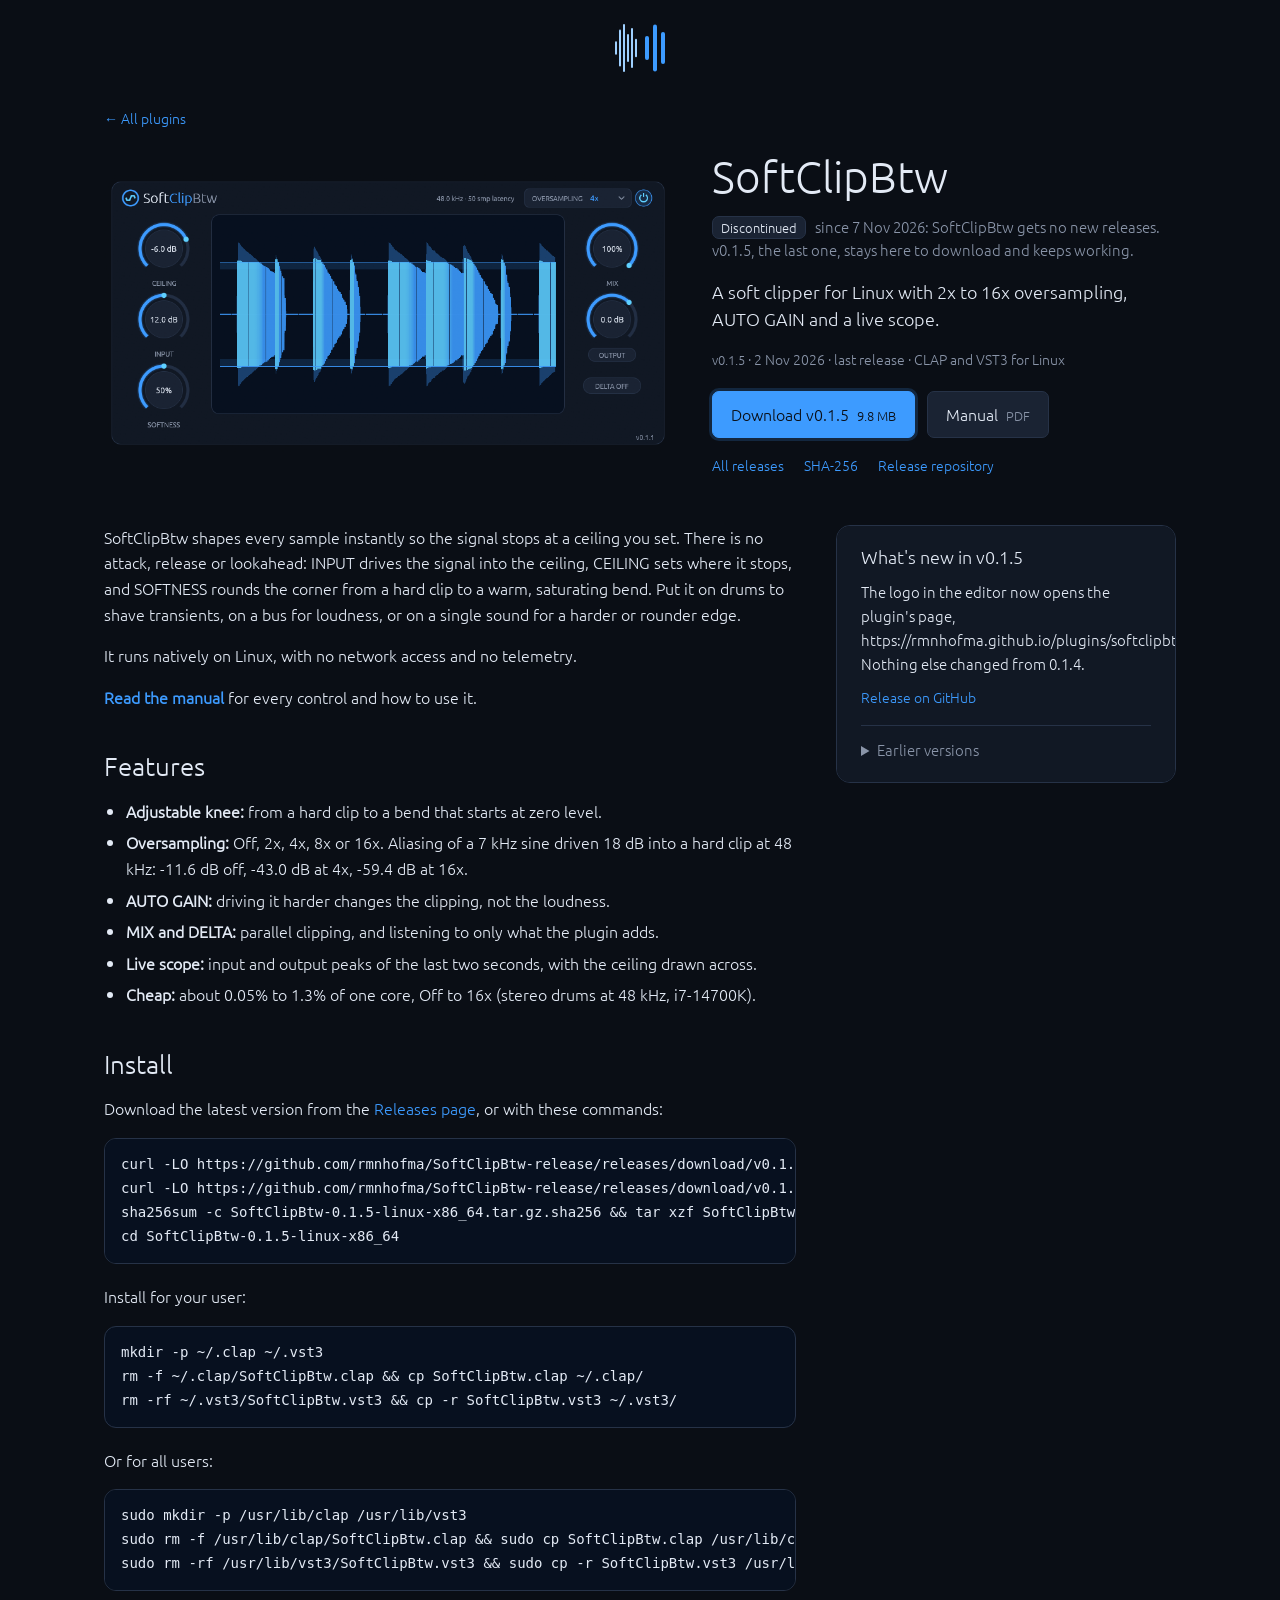
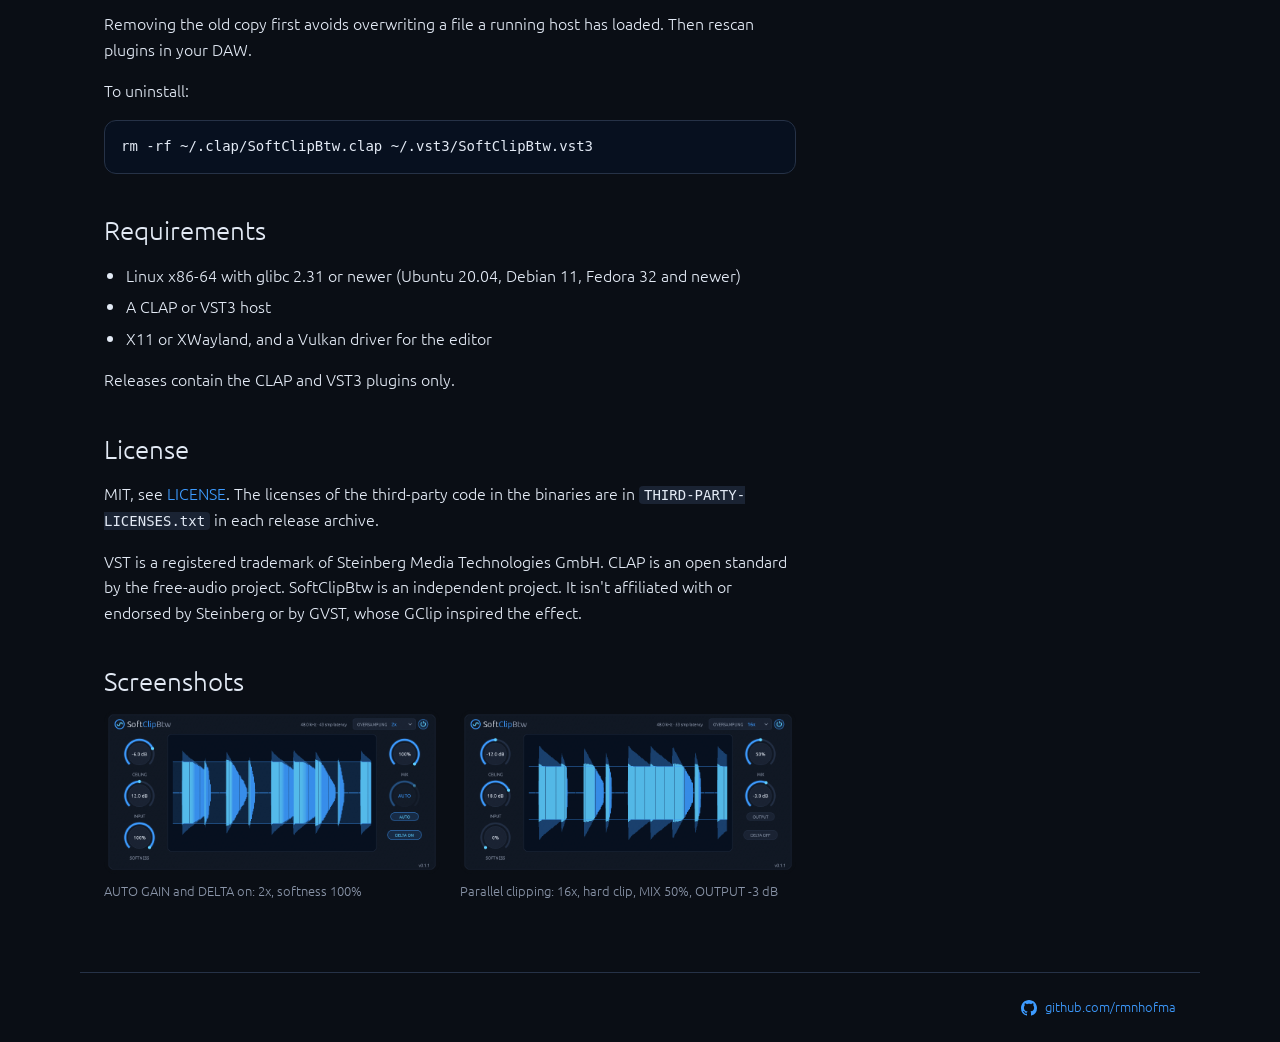
<file: plugins/softclipbtw/index.html>
<!doctype html>
<html lang="en">
<head>
<meta charset="utf-8">
<meta name="viewport" content="width=device-width, initial-scale=1">
<title>SoftClipBtw</title>
<meta name="description" content="A soft clipper for Linux with 2x to 16x oversampling, AUTO GAIN and a live scope.">
<meta property="og:title" content="SoftClipBtw">
<meta property="og:description" content="A soft clipper for Linux with 2x to 16x oversampling, AUTO GAIN and a live scope.">
<meta property="og:url" content="https://rmnhofma.github.io/plugins/softclipbtw/">
<meta property="og:image" content="https://rmnhofma.github.io/plugins/softclipbtw/images/screenshot.png">
<meta name="theme-color" content="#0a0e15">
<link rel="icon" type="image/svg+xml" href="../../assets/logo.svg">
<link rel="stylesheet" href="../../assets/site.css">
</head>
<body>
<header class="site-header">
  <a class="brand" href="../../"><img src="../../assets/logo-mark.svg" alt="All plugins" width="50" height="48"></a>
</header>
<main>


<nav class="back"><a href="../../">All plugins</a></nav>
<section class="hero">
  <img class="hero-image" src="images/screenshot.png" alt="SoftClipBtw clipping a drum loop: input +12 dB, ceiling -6 dB, softness 50%, 4x" width="900" height="440">
  <div class="hero-text">
    <h1>SoftClipBtw</h1>
    <p class="notice"><span class="badge">Discontinued</span> since 7 Nov 2026: SoftClipBtw gets no new releases. v0.1.5, the last one, stays
here to download and keeps working.</p>
    <p class="summary"><strong>A soft clipper for Linux with 2x to 16x oversampling, AUTO GAIN and a live scope.</strong></p>
    <p class="meta"><span class="version">v0.1.5</span> · 2 Nov 2026 · last release · CLAP and VST3 for Linux</p>
    <div class="actions">
      <a class="button primary" href="https://github.com/rmnhofma/SoftClipBtw-release/releases/download/v0.1.5/SoftClipBtw-0.1.5-linux-x86_64.tar.gz">Download v0.1.5 <span class="button-note">9.8 MB</span></a>
      <a class="button" href="SoftClipBtw-manual.pdf" download>Manual <span class="button-note">PDF</span></a>
    </div>
    <p class="links">
      <a href="https://github.com/rmnhofma/SoftClipBtw-release/releases">All releases</a>
      <a href="https://github.com/rmnhofma/SoftClipBtw-release/releases/download/v0.1.5/SoftClipBtw-0.1.5-linux-x86_64.tar.gz.sha256">SHA-256</a>
      <a href="https://github.com/rmnhofma/SoftClipBtw-release">Release repository</a>
    </p>
  </div>
</section>
<div class="columns">
  <article class="prose">
    <p>SoftClipBtw shapes every sample instantly so the signal stops at a ceiling you set. There is no
attack, release or lookahead: INPUT drives the signal into the ceiling, CEILING sets where it stops,
and SOFTNESS rounds the corner from a hard clip to a warm, saturating bend. Put it on drums to
shave transients, on a bus for loudness, or on a single sound for a harder or rounder edge.</p>
<p>It runs natively on Linux, with no network access and no telemetry.</p>
<p><strong><a href="SoftClipBtw-manual.pdf">Read the manual</a></strong> for every control and how to use it.</p>
<h2 id="features">Features</h2>
<ul>
<li><strong>Adjustable knee:</strong> from a hard clip to a bend that starts at zero level.</li>
<li><strong>Oversampling:</strong> Off, 2x, 4x, 8x or 16x. Aliasing of a 7 kHz sine driven 18 dB into a hard clip at 48 kHz: -11.6 dB off, -43.0 dB at 4x, -59.4 dB at 16x.</li>
<li><strong>AUTO GAIN:</strong> driving it harder changes the clipping, not the loudness.</li>
<li><strong>MIX and DELTA:</strong> parallel clipping, and listening to only what the plugin adds.</li>
<li><strong>Live scope:</strong> input and output peaks of the last two seconds, with the ceiling drawn across.</li>
<li><strong>Cheap:</strong> about 0.05% to 1.3% of one core, Off to 16x (stereo drums at 48 kHz, i7-14700K).</li>
</ul>
<h2 id="install">Install</h2>
<p>Download the latest version from the <a href="https://github.com/rmnhofma/SoftClipBtw-release/releases">Releases page</a>,
or with these commands:</p>
<pre><code class="language-bash">curl -LO https://github.com/rmnhofma/SoftClipBtw-release/releases/download/v0.1.5/SoftClipBtw-0.1.5-linux-x86_64.tar.gz
curl -LO https://github.com/rmnhofma/SoftClipBtw-release/releases/download/v0.1.5/SoftClipBtw-0.1.5-linux-x86_64.tar.gz.sha256
sha256sum -c SoftClipBtw-0.1.5-linux-x86_64.tar.gz.sha256 &amp;&amp; tar xzf SoftClipBtw-0.1.5-linux-x86_64.tar.gz
cd SoftClipBtw-0.1.5-linux-x86_64
</code></pre>
<p>Install for your user:</p>
<pre><code class="language-bash">mkdir -p ~/.clap ~/.vst3
rm -f ~/.clap/SoftClipBtw.clap &amp;&amp; cp SoftClipBtw.clap ~/.clap/
rm -rf ~/.vst3/SoftClipBtw.vst3 &amp;&amp; cp -r SoftClipBtw.vst3 ~/.vst3/
</code></pre>
<p>Or for all users:</p>
<pre><code class="language-bash">sudo mkdir -p /usr/lib/clap /usr/lib/vst3
sudo rm -f /usr/lib/clap/SoftClipBtw.clap &amp;&amp; sudo cp SoftClipBtw.clap /usr/lib/clap/
sudo rm -rf /usr/lib/vst3/SoftClipBtw.vst3 &amp;&amp; sudo cp -r SoftClipBtw.vst3 /usr/lib/vst3/
</code></pre>
<p>Removing the old copy first avoids overwriting a file a running host has loaded. Then rescan plugins
in your DAW.</p>
<p>To uninstall:</p>
<pre><code class="language-bash">rm -rf ~/.clap/SoftClipBtw.clap ~/.vst3/SoftClipBtw.vst3
</code></pre>
<h2 id="requirements">Requirements</h2>
<ul>
<li>Linux x86-64 with glibc 2.31 or newer (Ubuntu 20.04, Debian 11, Fedora 32 and newer)</li>
<li>A CLAP or VST3 host</li>
<li>X11 or XWayland, and a Vulkan driver for the editor</li>
</ul>
<p>Releases contain the CLAP and VST3 plugins only.</p>
<h2 id="license">License</h2>
<p>MIT, see <a href="https://github.com/rmnhofma/SoftClipBtw-release/blob/main/LICENSE">LICENSE</a>. The licenses of the third-party code in the binaries are in
<code>THIRD-PARTY-LICENSES.txt</code> in each release archive.</p>
<p>VST is a registered trademark of Steinberg Media Technologies
GmbH. CLAP is an open standard by the free-audio project. SoftClipBtw is an
independent project. It isn't affiliated with or endorsed by Steinberg or by
GVST, whose GClip inspired the effect.</p>
    
    <h2 id="screenshots">Screenshots</h2>
    <div class="gallery">
      
      <figure>
        <a href="images/screenshot-auto-delta.png"><img src="images/screenshot-auto-delta.png" alt="AUTO GAIN and DELTA on: 2x, softness 100%" width="900" height="440" loading="lazy"></a>
        <figcaption>AUTO GAIN and DELTA on: 2x, softness 100%</figcaption>
      </figure>
      
      <figure>
        <a href="images/screenshot-parallel.png"><img src="images/screenshot-parallel.png" alt="Parallel clipping: 16x, hard clip, MIX 50%, OUTPUT -3 dB" width="900" height="440" loading="lazy"></a>
        <figcaption>Parallel clipping: 16x, hard clip, MIX 50%, OUTPUT -3 dB</figcaption>
      </figure>
      
    </div>
    
  </article>
  <aside class="panel changes">
    <h2>What's new in v0.1.5</h2>
    <div class="notes"><p>The logo in the editor now opens the plugin's page, https://rmnhofma.github.io/plugins/softclipbtw/. Nothing else changed from 0.1.4.</p></div>
    <p class="links"><a href="https://github.com/rmnhofma/SoftClipBtw-release/releases/tag/v0.1.5">Release on GitHub</a></p>
    
    <details>
      <summary>Earlier versions</summary>
      
      <h3><a href="https://github.com/rmnhofma/SoftClipBtw-release/releases/tag/v0.1.4">v0.1.4</a> <span class="date">2 Nov 2026</span></h3>
      <div class="notes"><p>The logo in the editor now opens this repository at its new address: the GitHub account was renamed to <a href="https://github.com/rmnhofma">rmnhofma</a>. Nothing else changed from 0.1.3.</p></div>
      
      <h3><a href="https://github.com/rmnhofma/SoftClipBtw-release/releases/tag/v0.1.3">v0.1.3</a> <span class="date">2 Nov 2026</span></h3>
      <div class="notes"><p>First release from this repository: the CLAP and VST3 plugins for Linux x86-64, glibc 2.31 or newer.</p>
<ul>
<li>The logo in the editor opens this repository.</li>
<li>Archives contain only the plugins, their licenses and install instructions. The Standalone app is no longer included.</li>
</ul></div>
      
    </details>
    
  </aside>
</div>

</main>
<footer class="site-footer">
  <a class="github" href="https://github.com/rmnhofma"><svg viewBox="0 0 16 16" width="16" height="16" fill="currentColor" aria-hidden="true"><path d="M8 0c4.42 0 8 3.58 8 8a8.013 8.013 0 0 1-5.45 7.59c-.4.08-.55-.17-.55-.38 0-.27.01-1.13.01-2.2 0-.75-.25-1.23-.54-1.48 1.78-.2 3.65-.88 3.65-3.95 0-.88-.31-1.59-.82-2.15.08-.2.36-1.02-.08-2.12 0 0-.67-.22-2.2.82-.64-.18-1.32-.27-2-.27-.68 0-1.36.09-2 .27-1.53-1.03-2.2-.82-2.2-.82-.44 1.1-.16 1.92-.08 2.12-.51.56-.82 1.28-.82 2.15 0 3.06 1.86 3.75 3.64 3.95-.23.2-.44.55-.51 1.07-.46.21-1.61.55-2.33-.66-.15-.24-.6-.83-1.23-.82-.67.01-.27.38.01.53.34.19.73.9.82 1.13.16.45.68 1.31 2.69.94 0 .67.01 1.3.01 1.49 0 .21-.15.45-.55.38A7.995 7.995 0 0 1 0 8c0-4.42 3.58-8 8-8Z"/></svg>github.com/rmnhofma</a>
</footer>
</body>
</html>
</file>
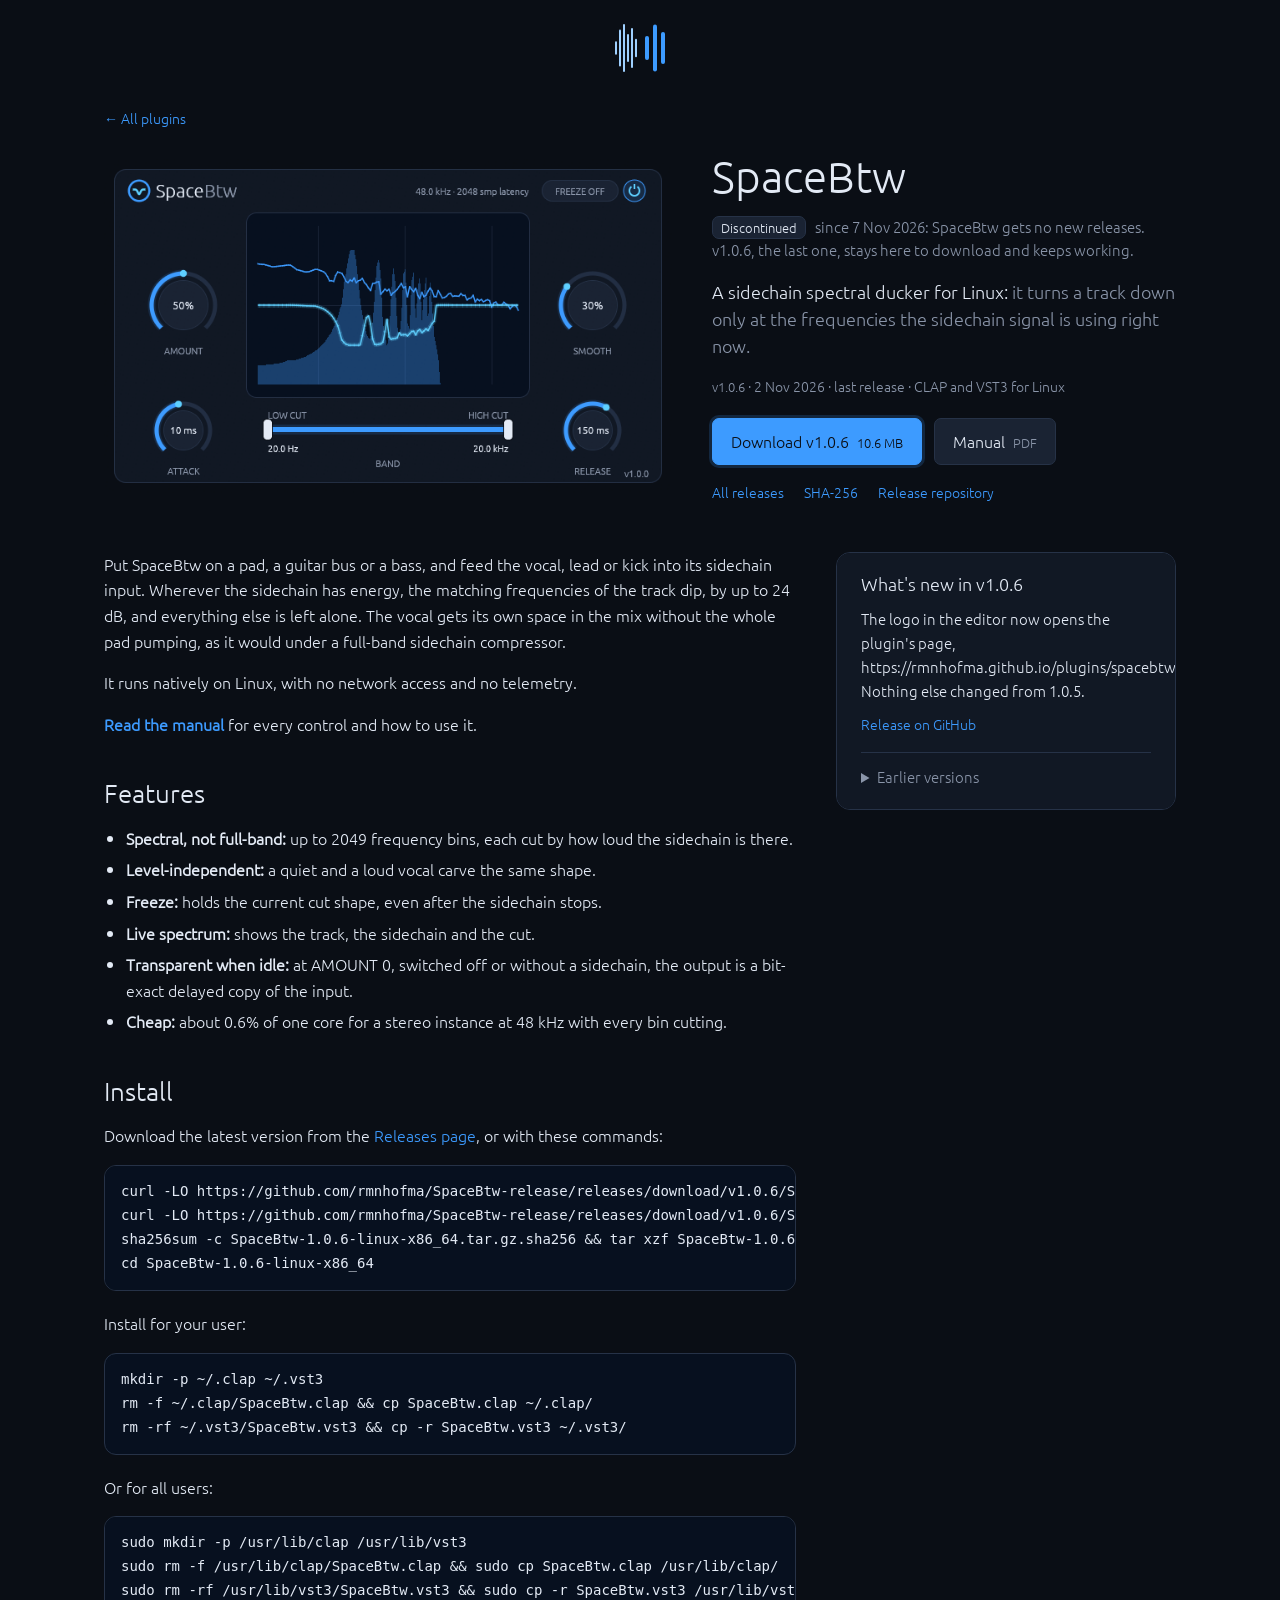
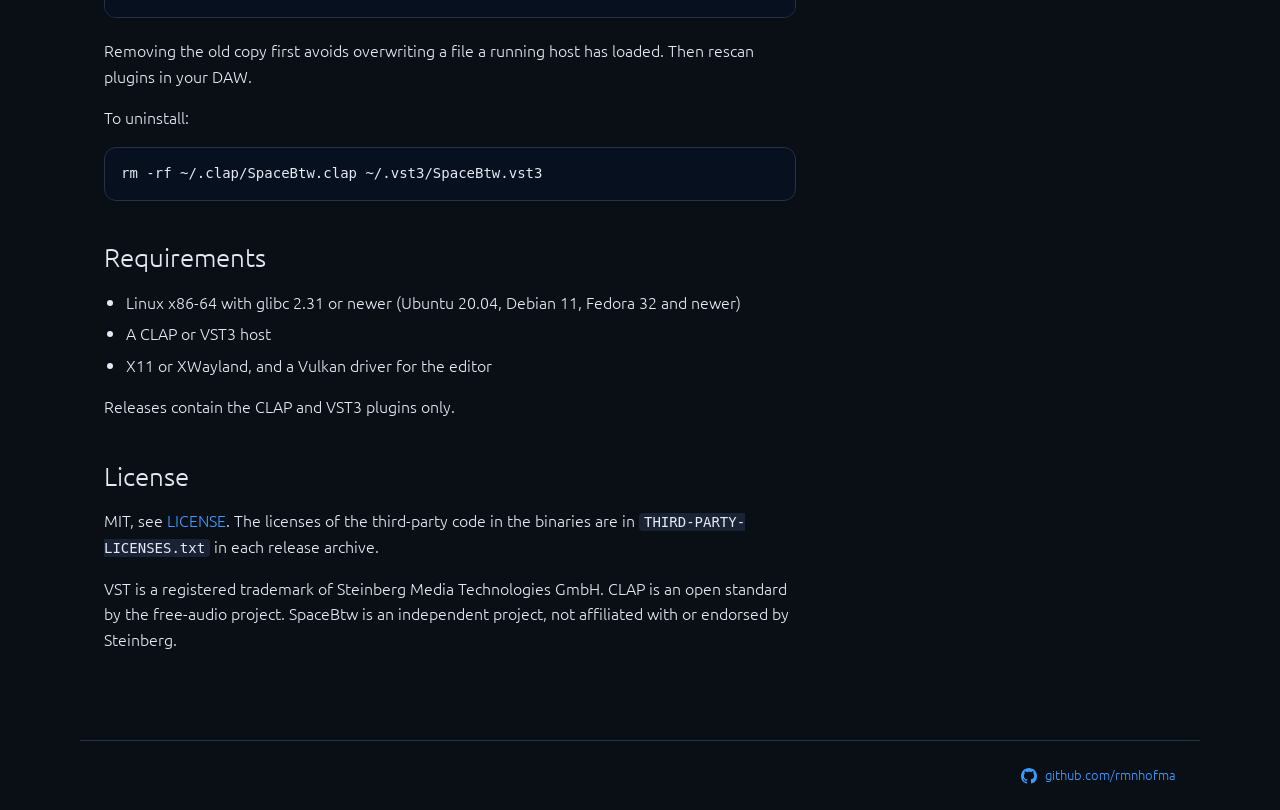
<file: plugins/spacebtw/index.html>
<!doctype html>
<html lang="en">
<head>
<meta charset="utf-8">
<meta name="viewport" content="width=device-width, initial-scale=1">
<title>SpaceBtw</title>
<meta name="description" content="A sidechain spectral ducker for Linux: it turns a track down only at the frequencies the
sidechain signal is using right now.">
<meta property="og:title" content="SpaceBtw">
<meta property="og:description" content="A sidechain spectral ducker for Linux: it turns a track down only at the frequencies the
sidechain signal is using right now.">
<meta property="og:url" content="https://rmnhofma.github.io/plugins/spacebtw/">
<meta property="og:image" content="https://rmnhofma.github.io/plugins/spacebtw/images/screenshot.png">
<meta name="theme-color" content="#0a0e15">
<link rel="icon" type="image/svg+xml" href="../../assets/logo.svg">
<link rel="stylesheet" href="../../assets/site.css">
</head>
<body>
<header class="site-header">
  <a class="brand" href="../../"><img src="../../assets/logo-mark.svg" alt="All plugins" width="50" height="48"></a>
</header>
<main>


<nav class="back"><a href="../../">All plugins</a></nav>
<section class="hero">
  <img class="hero-image" src="images/screenshot.png" alt="SpaceBtw carving room for a sidechained tone out of a pad" width="680" height="400">
  <div class="hero-text">
    <h1>SpaceBtw</h1>
    <p class="notice"><span class="badge">Discontinued</span> since 7 Nov 2026: SpaceBtw gets no new releases. v1.0.6, the last one, stays
here to download and keeps working.</p>
    <p class="summary"><strong>A sidechain spectral ducker for Linux:</strong> it turns a track down only at the frequencies the
sidechain signal is using right now.</p>
    <p class="meta"><span class="version">v1.0.6</span> · 2 Nov 2026 · last release · CLAP and VST3 for Linux</p>
    <div class="actions">
      <a class="button primary" href="https://github.com/rmnhofma/SpaceBtw-release/releases/download/v1.0.6/SpaceBtw-1.0.6-linux-x86_64.tar.gz">Download v1.0.6 <span class="button-note">10.6 MB</span></a>
      <a class="button" href="SpaceBtw-manual.pdf" download>Manual <span class="button-note">PDF</span></a>
    </div>
    <p class="links">
      <a href="https://github.com/rmnhofma/SpaceBtw-release/releases">All releases</a>
      <a href="https://github.com/rmnhofma/SpaceBtw-release/releases/download/v1.0.6/SpaceBtw-1.0.6-linux-x86_64.tar.gz.sha256">SHA-256</a>
      <a href="https://github.com/rmnhofma/SpaceBtw-release">Release repository</a>
    </p>
  </div>
</section>
<div class="columns">
  <article class="prose">
    <p>Put SpaceBtw on a pad, a guitar bus or a bass, and feed the vocal, lead or kick into its
sidechain input. Wherever the sidechain has energy, the matching frequencies of the track dip, by
up to 24 dB, and everything else is left alone. The vocal gets its own space in the mix without
the whole pad pumping, as it would under a full-band sidechain compressor.</p>
<p>It runs natively on Linux, with no network access and no telemetry.</p>
<p><strong><a href="SpaceBtw-manual.pdf">Read the manual</a></strong> for every control and how to use it.</p>
<h2 id="features">Features</h2>
<ul>
<li><strong>Spectral, not full-band:</strong> up to 2049 frequency bins, each cut by how loud the sidechain is there.</li>
<li><strong>Level-independent:</strong> a quiet and a loud vocal carve the same shape.</li>
<li><strong>Freeze:</strong> holds the current cut shape, even after the sidechain stops.</li>
<li><strong>Live spectrum:</strong> shows the track, the sidechain and the cut.</li>
<li><strong>Transparent when idle:</strong> at AMOUNT 0, switched off or without a sidechain, the output is a bit-exact delayed copy of the input.</li>
<li><strong>Cheap:</strong> about 0.6% of one core for a stereo instance at 48 kHz with every bin cutting.</li>
</ul>
<h2 id="install">Install</h2>
<p>Download the latest version from the <a href="https://github.com/rmnhofma/SpaceBtw-release/releases">Releases page</a>,
or with these commands:</p>
<pre><code class="language-bash">curl -LO https://github.com/rmnhofma/SpaceBtw-release/releases/download/v1.0.6/SpaceBtw-1.0.6-linux-x86_64.tar.gz
curl -LO https://github.com/rmnhofma/SpaceBtw-release/releases/download/v1.0.6/SpaceBtw-1.0.6-linux-x86_64.tar.gz.sha256
sha256sum -c SpaceBtw-1.0.6-linux-x86_64.tar.gz.sha256 &amp;&amp; tar xzf SpaceBtw-1.0.6-linux-x86_64.tar.gz
cd SpaceBtw-1.0.6-linux-x86_64
</code></pre>
<p>Install for your user:</p>
<pre><code class="language-bash">mkdir -p ~/.clap ~/.vst3
rm -f ~/.clap/SpaceBtw.clap &amp;&amp; cp SpaceBtw.clap ~/.clap/
rm -rf ~/.vst3/SpaceBtw.vst3 &amp;&amp; cp -r SpaceBtw.vst3 ~/.vst3/
</code></pre>
<p>Or for all users:</p>
<pre><code class="language-bash">sudo mkdir -p /usr/lib/clap /usr/lib/vst3
sudo rm -f /usr/lib/clap/SpaceBtw.clap &amp;&amp; sudo cp SpaceBtw.clap /usr/lib/clap/
sudo rm -rf /usr/lib/vst3/SpaceBtw.vst3 &amp;&amp; sudo cp -r SpaceBtw.vst3 /usr/lib/vst3/
</code></pre>
<p>Removing the old copy first avoids overwriting a file a running host has loaded. Then rescan plugins
in your DAW.</p>
<p>To uninstall:</p>
<pre><code class="language-bash">rm -rf ~/.clap/SpaceBtw.clap ~/.vst3/SpaceBtw.vst3
</code></pre>
<h2 id="requirements">Requirements</h2>
<ul>
<li>Linux x86-64 with glibc 2.31 or newer (Ubuntu 20.04, Debian 11, Fedora 32 and newer)</li>
<li>A CLAP or VST3 host</li>
<li>X11 or XWayland, and a Vulkan driver for the editor</li>
</ul>
<p>Releases contain the CLAP and VST3 plugins only.</p>
<h2 id="license">License</h2>
<p>MIT, see <a href="https://github.com/rmnhofma/SpaceBtw-release/blob/main/LICENSE">LICENSE</a>. The licenses of the third-party code in the binaries are in
<code>THIRD-PARTY-LICENSES.txt</code> in each release archive.</p>
<p>VST is a registered trademark of Steinberg Media Technologies GmbH. CLAP is an open standard
by the free-audio project. SpaceBtw is an independent project, not affiliated with or endorsed by
Steinberg.</p>
    
  </article>
  <aside class="panel changes">
    <h2>What's new in v1.0.6</h2>
    <div class="notes"><p>The logo in the editor now opens the plugin's page, https://rmnhofma.github.io/plugins/spacebtw/. Nothing else changed from 1.0.5.</p></div>
    <p class="links"><a href="https://github.com/rmnhofma/SpaceBtw-release/releases/tag/v1.0.6">Release on GitHub</a></p>
    
    <details>
      <summary>Earlier versions</summary>
      
      <h3><a href="https://github.com/rmnhofma/SpaceBtw-release/releases/tag/v1.0.5">v1.0.5</a> <span class="date">2 Nov 2026</span></h3>
      <div class="notes"><p>The logo in the editor now opens this repository at its new address: the GitHub account was renamed to <a href="https://github.com/rmnhofma">rmnhofma</a>. Nothing else changed from 1.0.4.</p></div>
      
      <h3><a href="https://github.com/rmnhofma/SpaceBtw-release/releases/tag/v1.0.4">v1.0.4</a> <span class="date">2 Nov 2026</span></h3>
      <div class="notes"><p>First release from this repository: the CLAP and VST3 plugins for Linux x86-64, glibc 2.31 or newer.</p>
<ul>
<li>The logo in the editor opens this repository.</li>
<li>Archives contain only the plugins, their licenses and install instructions. The Standalone app is no longer included.</li>
</ul></div>
      
    </details>
    
  </aside>
</div>

</main>
<footer class="site-footer">
  <a class="github" href="https://github.com/rmnhofma"><svg viewBox="0 0 16 16" width="16" height="16" fill="currentColor" aria-hidden="true"><path d="M8 0c4.42 0 8 3.58 8 8a8.013 8.013 0 0 1-5.45 7.59c-.4.08-.55-.17-.55-.38 0-.27.01-1.13.01-2.2 0-.75-.25-1.23-.54-1.48 1.78-.2 3.65-.88 3.65-3.95 0-.88-.31-1.59-.82-2.15.08-.2.36-1.02-.08-2.12 0 0-.67-.22-2.2.82-.64-.18-1.32-.27-2-.27-.68 0-1.36.09-2 .27-1.53-1.03-2.2-.82-2.2-.82-.44 1.1-.16 1.92-.08 2.12-.51.56-.82 1.28-.82 2.15 0 3.06 1.86 3.75 3.64 3.95-.23.2-.44.55-.51 1.07-.46.21-1.61.55-2.33-.66-.15-.24-.6-.83-1.23-.82-.67.01-.27.38.01.53.34.19.73.9.82 1.13.16.45.68 1.31 2.69.94 0 .67.01 1.3.01 1.49 0 .21-.15.45-.55.38A7.995 7.995 0 0 1 0 8c0-4.42 3.58-8 8-8Z"/></svg>github.com/rmnhofma</a>
</footer>
</body>
</html>
</file>
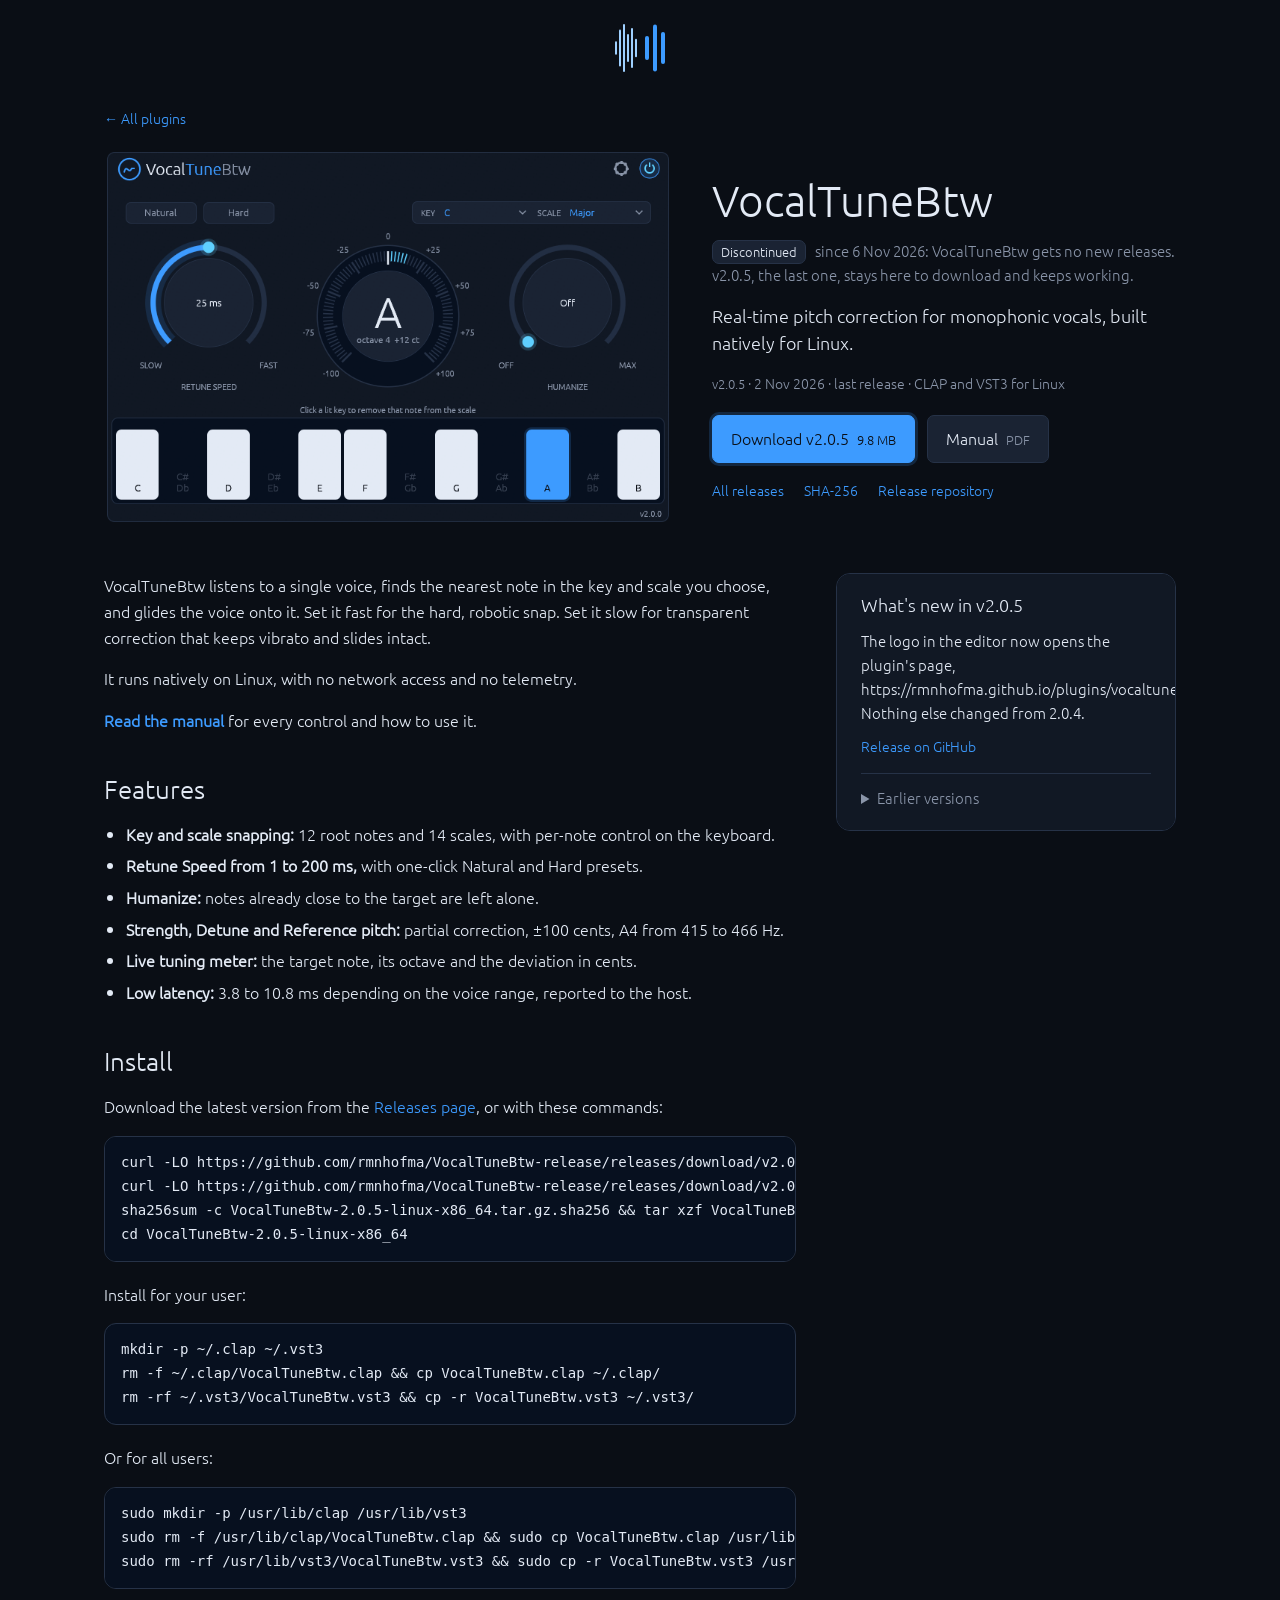
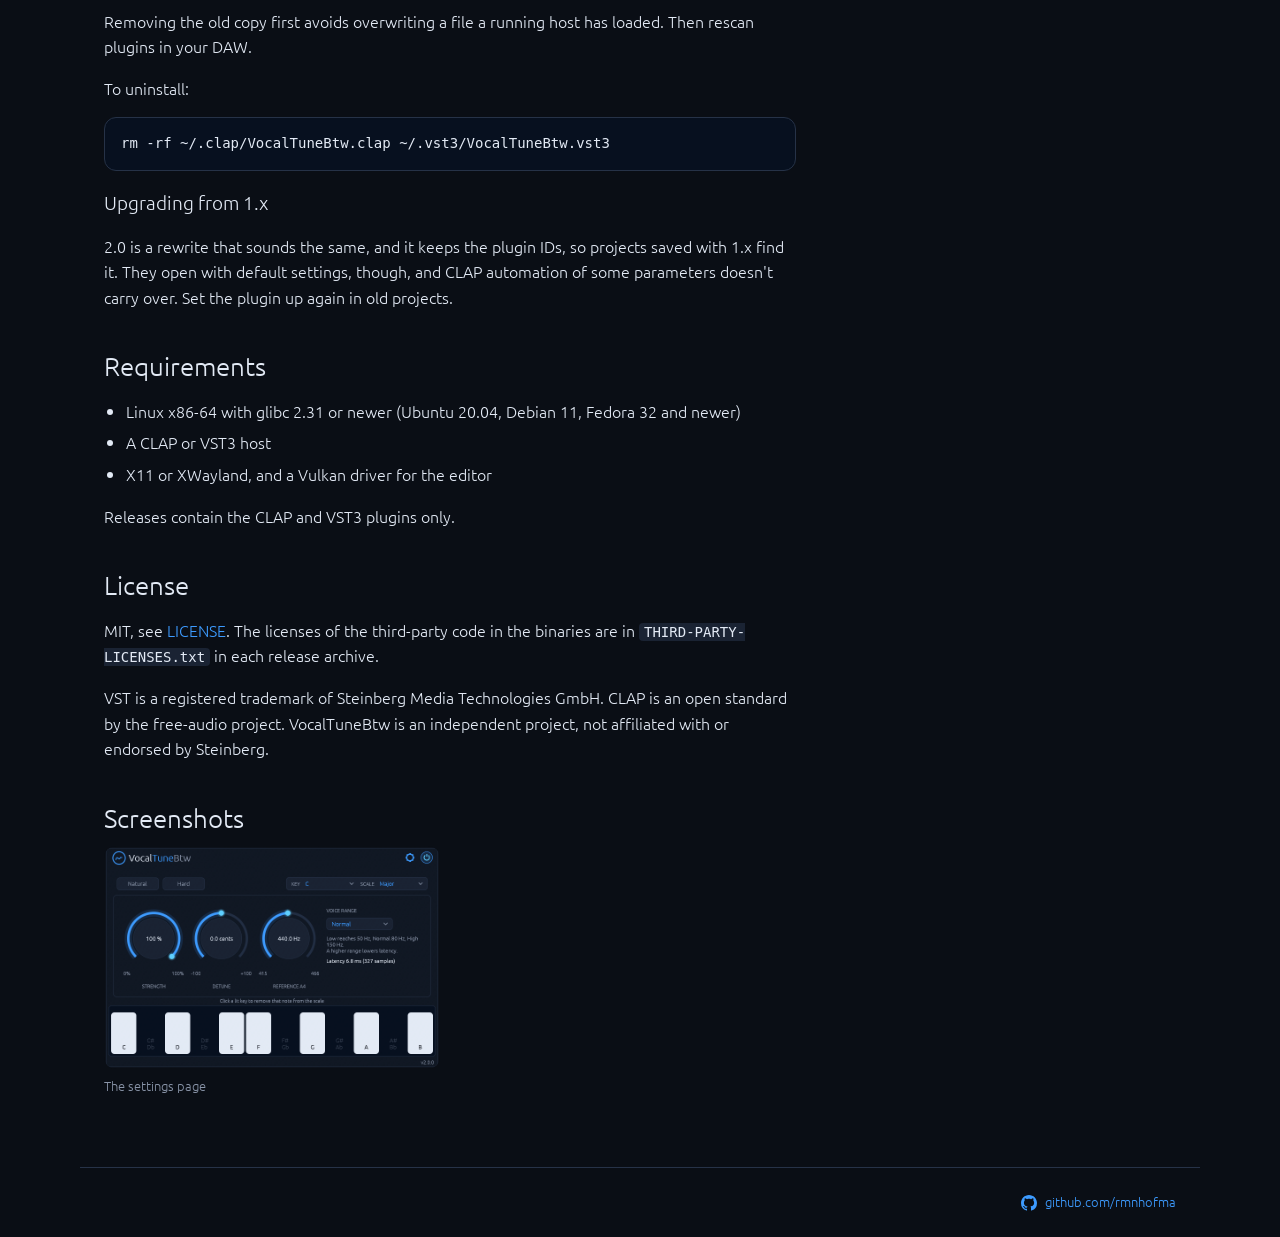
<file: plugins/vocaltunebtw/index.html>
<!doctype html>
<html lang="en">
<head>
<meta charset="utf-8">
<meta name="viewport" content="width=device-width, initial-scale=1">
<title>VocalTuneBtw</title>
<meta name="description" content="Real-time pitch correction for monophonic vocals, built natively for Linux.">
<meta property="og:title" content="VocalTuneBtw">
<meta property="og:description" content="Real-time pitch correction for monophonic vocals, built natively for Linux.">
<meta property="og:url" content="https://rmnhofma.github.io/plugins/vocaltunebtw/">
<meta property="og:image" content="https://rmnhofma.github.io/plugins/vocaltunebtw/images/note.png">
<meta name="theme-color" content="#0a0e15">
<link rel="icon" type="image/svg+xml" href="../../assets/logo.svg">
<link rel="stylesheet" href="../../assets/site.css">
</head>
<body>
<header class="site-header">
  <a class="brand" href="../../"><img src="../../assets/logo-mark.svg" alt="All plugins" width="50" height="48"></a>
</header>
<main>


<nav class="back"><a href="../../">All plugins</a></nav>
<section class="hero">
  <img class="hero-image" src="images/note.png" alt="VocalTuneBtw correcting an A that is 12 cents sharp" width="760" height="504">
  <div class="hero-text">
    <h1>VocalTuneBtw</h1>
    <p class="notice"><span class="badge">Discontinued</span> since 6 Nov 2026: VocalTuneBtw gets no new releases. v2.0.5, the last one, stays
here to download and keeps working.</p>
    <p class="summary"><strong>Real-time pitch correction for monophonic vocals, built natively for Linux.</strong></p>
    <p class="meta"><span class="version">v2.0.5</span> · 2 Nov 2026 · last release · CLAP and VST3 for Linux</p>
    <div class="actions">
      <a class="button primary" href="https://github.com/rmnhofma/VocalTuneBtw-release/releases/download/v2.0.5/VocalTuneBtw-2.0.5-linux-x86_64.tar.gz">Download v2.0.5 <span class="button-note">9.8 MB</span></a>
      <a class="button" href="VocalTuneBtw-manual.pdf" download>Manual <span class="button-note">PDF</span></a>
    </div>
    <p class="links">
      <a href="https://github.com/rmnhofma/VocalTuneBtw-release/releases">All releases</a>
      <a href="https://github.com/rmnhofma/VocalTuneBtw-release/releases/download/v2.0.5/VocalTuneBtw-2.0.5-linux-x86_64.tar.gz.sha256">SHA-256</a>
      <a href="https://github.com/rmnhofma/VocalTuneBtw-release">Release repository</a>
    </p>
  </div>
</section>
<div class="columns">
  <article class="prose">
    <p>VocalTuneBtw listens to a single voice, finds the nearest note in the key and scale you choose, and
glides the voice onto it. Set it fast for the hard, robotic snap. Set it slow for transparent
correction that keeps vibrato and slides intact.</p>
<p>It runs natively on Linux, with no network access and no telemetry.</p>
<p><strong><a href="VocalTuneBtw-manual.pdf">Read the manual</a></strong> for every control and how to use it.</p>
<h2 id="features">Features</h2>
<ul>
<li><strong>Key and scale snapping:</strong> 12 root notes and 14 scales, with per-note control on the keyboard.</li>
<li><strong>Retune Speed from 1 to 200 ms,</strong> with one-click Natural and Hard presets.</li>
<li><strong>Humanize:</strong> notes already close to the target are left alone.</li>
<li><strong>Strength, Detune and Reference pitch:</strong> partial correction, ±100 cents, A4 from 415 to 466 Hz.</li>
<li><strong>Live tuning meter:</strong> the target note, its octave and the deviation in cents.</li>
<li><strong>Low latency:</strong> 3.8 to 10.8 ms depending on the voice range, reported to the host.</li>
</ul>
<h2 id="install">Install</h2>
<p>Download the latest version from the <a href="https://github.com/rmnhofma/VocalTuneBtw-release/releases">Releases page</a>,
or with these commands:</p>
<pre><code class="language-bash">curl -LO https://github.com/rmnhofma/VocalTuneBtw-release/releases/download/v2.0.5/VocalTuneBtw-2.0.5-linux-x86_64.tar.gz
curl -LO https://github.com/rmnhofma/VocalTuneBtw-release/releases/download/v2.0.5/VocalTuneBtw-2.0.5-linux-x86_64.tar.gz.sha256
sha256sum -c VocalTuneBtw-2.0.5-linux-x86_64.tar.gz.sha256 &amp;&amp; tar xzf VocalTuneBtw-2.0.5-linux-x86_64.tar.gz
cd VocalTuneBtw-2.0.5-linux-x86_64
</code></pre>
<p>Install for your user:</p>
<pre><code class="language-bash">mkdir -p ~/.clap ~/.vst3
rm -f ~/.clap/VocalTuneBtw.clap &amp;&amp; cp VocalTuneBtw.clap ~/.clap/
rm -rf ~/.vst3/VocalTuneBtw.vst3 &amp;&amp; cp -r VocalTuneBtw.vst3 ~/.vst3/
</code></pre>
<p>Or for all users:</p>
<pre><code class="language-bash">sudo mkdir -p /usr/lib/clap /usr/lib/vst3
sudo rm -f /usr/lib/clap/VocalTuneBtw.clap &amp;&amp; sudo cp VocalTuneBtw.clap /usr/lib/clap/
sudo rm -rf /usr/lib/vst3/VocalTuneBtw.vst3 &amp;&amp; sudo cp -r VocalTuneBtw.vst3 /usr/lib/vst3/
</code></pre>
<p>Removing the old copy first avoids overwriting a file a running host has loaded. Then rescan plugins
in your DAW.</p>
<p>To uninstall:</p>
<pre><code class="language-bash">rm -rf ~/.clap/VocalTuneBtw.clap ~/.vst3/VocalTuneBtw.vst3
</code></pre>
<h3 id="upgrading-from-1x">Upgrading from 1.x</h3>
<p>2.0 is a rewrite that sounds the same, and it keeps the plugin IDs, so projects saved with 1.x find
it. They open with default settings, though, and CLAP automation of some parameters doesn't carry
over. Set the plugin up again in old projects.</p>
<h2 id="requirements">Requirements</h2>
<ul>
<li>Linux x86-64 with glibc 2.31 or newer (Ubuntu 20.04, Debian 11, Fedora 32 and newer)</li>
<li>A CLAP or VST3 host</li>
<li>X11 or XWayland, and a Vulkan driver for the editor</li>
</ul>
<p>Releases contain the CLAP and VST3 plugins only.</p>
<h2 id="license">License</h2>
<p>MIT, see <a href="https://github.com/rmnhofma/VocalTuneBtw-release/blob/main/LICENSE">LICENSE</a>. The licenses of the third-party code in the binaries are in
<code>THIRD-PARTY-LICENSES.txt</code> in each release archive.</p>
<p>VST is a registered trademark of Steinberg Media Technologies GmbH. CLAP is an open standard
by the free-audio project. VocalTuneBtw is an independent project, not affiliated with or endorsed
by Steinberg.</p>
    
    <h2 id="screenshots">Screenshots</h2>
    <div class="gallery">
      
      <figure>
        <a href="images/settings.png"><img src="images/settings.png" alt="The settings page" width="760" height="504" loading="lazy"></a>
        <figcaption>The settings page</figcaption>
      </figure>
      
    </div>
    
  </article>
  <aside class="panel changes">
    <h2>What's new in v2.0.5</h2>
    <div class="notes"><p>The logo in the editor now opens the plugin's page, https://rmnhofma.github.io/plugins/vocaltunebtw/. Nothing else changed from 2.0.4.</p></div>
    <p class="links"><a href="https://github.com/rmnhofma/VocalTuneBtw-release/releases/tag/v2.0.5">Release on GitHub</a></p>
    
    <details>
      <summary>Earlier versions</summary>
      
      <h3><a href="https://github.com/rmnhofma/VocalTuneBtw-release/releases/tag/v2.0.4">v2.0.4</a> <span class="date">2 Nov 2026</span></h3>
      <div class="notes"><p>The logo in the editor now opens this repository at its new address: the GitHub account was renamed to <a href="https://github.com/rmnhofma">rmnhofma</a>. Nothing else changed from 2.0.3.</p></div>
      
      <h3><a href="https://github.com/rmnhofma/VocalTuneBtw-release/releases/tag/v2.0.3">v2.0.3</a> <span class="date">2 Nov 2026</span></h3>
      <div class="notes"><p>First release from this repository: the CLAP and VST3 plugins for Linux x86-64, glibc 2.31 or newer.</p>
<ul>
<li>The logo in the editor opens this repository.</li>
<li>Archives contain only the plugins, their licenses and install instructions. The Standalone app is no longer included.</li>
</ul></div>
      
    </details>
    
  </aside>
</div>

</main>
<footer class="site-footer">
  <a class="github" href="https://github.com/rmnhofma"><svg viewBox="0 0 16 16" width="16" height="16" fill="currentColor" aria-hidden="true"><path d="M8 0c4.42 0 8 3.58 8 8a8.013 8.013 0 0 1-5.45 7.59c-.4.08-.55-.17-.55-.38 0-.27.01-1.13.01-2.2 0-.75-.25-1.23-.54-1.48 1.78-.2 3.65-.88 3.65-3.95 0-.88-.31-1.59-.82-2.15.08-.2.36-1.02-.08-2.12 0 0-.67-.22-2.2.82-.64-.18-1.32-.27-2-.27-.68 0-1.36.09-2 .27-1.53-1.03-2.2-.82-2.2-.82-.44 1.1-.16 1.92-.08 2.12-.51.56-.82 1.28-.82 2.15 0 3.06 1.86 3.75 3.64 3.95-.23.2-.44.55-.51 1.07-.46.21-1.61.55-2.33-.66-.15-.24-.6-.83-1.23-.82-.67.01-.27.38.01.53.34.19.73.9.82 1.13.16.45.68 1.31 2.69.94 0 .67.01 1.3.01 1.49 0 .21-.15.45-.55.38A7.995 7.995 0 0 1 0 8c0-4.42 3.58-8 8-8Z"/></svg>github.com/rmnhofma</a>
</footer>
</body>
</html>
</file>
<file: assets/site.css>
/* The plugins' design tokens on the web; the type sizes above 13px are the site's own,
   for reading at length. */
:root {
  color-scheme: dark;
  --background: #0a0e15;
  --surface: #111824;
  --raised: #1a2333;
  --raised-hover: #222e43;
  --edge: #263247;
  --display: #07101f;
  --accent: #3d9bff;
  --accent-halo-strong: #3d9bff2e;
  --glow: #5fd0ff;
  --text: #e3eaf5;
  --text-dim: #8a95a9;
  --radius-control: 7px;
  --radius-display: 12px;
  --radius-panel: 14px;
  --font-sans: "Ubuntu", sans-serif;
  --font-mono: ui-monospace, "DejaVu Sans Mono", monospace;
  --page: 1120px;
}

@font-face {
  font-family: "Ubuntu";
  src: url("fonts/Ubuntu-Light.ttf") format("truetype");
  font-weight: 300;
  font-display: swap;
}

* { box-sizing: border-box; }

body {
  margin: 0;
  background: var(--background);
  color: var(--text);
  font: 300 16px/1.6 var(--font-sans);
}

main, .site-header, .site-footer {
  max-width: var(--page);
  margin: 0 auto;
  padding-inline: 24px;
}

img { display: block; max-width: 100%; height: auto; }
a { color: var(--accent); text-decoration: none; }
a:hover { color: var(--glow); }
:focus-visible { outline: 2px solid var(--glow); outline-offset: 2px; }
strong { font-weight: 700; }
h1, h2, h3 { font-weight: 300; line-height: 1.25; }

.site-header { padding-block: 24px; text-align: center; }
.brand {
  display: inline-flex;
  align-items: center;
  gap: 12px;
  color: var(--text);
  font-size: 22px;
}
.brand:hover { color: var(--text); }

.site-footer {
  display: flex;
  flex-wrap: wrap;
  justify-content: flex-end;
  gap: 8px 24px;
  margin-top: 72px;
  padding-block: 24px;
  border-top: 1px solid var(--edge);
  color: var(--text-dim);
  font-size: 13px;
}

.github { display: inline-flex; align-items: center; gap: 8px; }

.version { color: var(--text-dim); font-size: 13px; white-space: nowrap; }

/* Overview */
.intro { padding-block: 32px 40px; }
.intro h1 { margin: 0 0 8px; font-size: clamp(32px, 6vw, 48px); }
.intro p { margin: 0; color: var(--text-dim); font-size: 18px; }

.cards {
  display: grid;
  grid-template-columns: repeat(auto-fill, minmax(min(320px, 100%), 1fr));
  gap: 24px;
  margin: 0;
  padding: 0;
  list-style: none;
}
.card {
  background: var(--surface);
  border: 1px solid var(--edge);
  border-radius: var(--radius-panel);
  overflow: hidden;
}
.card:hover { background: var(--raised); }
.card a { display: flex; flex-direction: column; height: 100%; color: inherit; }
.card img {
  width: 100%;
  aspect-ratio: 17 / 12;
  object-fit: contain;
  background: var(--background);
}
.card-text { display: block; padding: 16px 20px 20px; }
.card-title { display: flex; justify-content: space-between; align-items: baseline; gap: 12px; margin-bottom: 6px; }
.card-name { font-size: 20px; }
.card:hover .card-name { color: var(--glow); }
.card-summary { display: block; color: var(--text-dim); font-size: 15px; line-height: 1.5; }
.card-summary strong { color: var(--text); font-weight: 300; }

/* Discontinued plugins: below the others, quieter, still a click away. */
.discontinued-intro { padding-block: 64px 24px; }
.discontinued-intro h2 { margin: 0 0 8px; font-size: clamp(24px, 4vw, 32px); }
.discontinued-intro p { font-size: 16px; }
.card.discontinued { background: var(--background); }
.card.discontinued:hover { background: var(--surface); }
.card.discontinued img { opacity: 0.55; filter: grayscale(0.6); }
.card.discontinued:hover img { opacity: 0.8; }

.badge {
  display: inline-block;
  padding: 1px 8px;
  border: 1px solid var(--edge);
  border-radius: var(--radius-control);
  background: var(--raised);
  color: var(--text);
  font-size: 13px;
  white-space: nowrap;
}
.notice { margin: 0 0 16px; color: var(--text-dim); font-size: 15px; line-height: 1.5; }
.notice .badge { margin-right: 6px; }

/* A plugin's page */
.back { padding-block: 4px 20px; font-size: 14px; }
.back a::before { content: "← "; }

.hero {
  display: grid;
  grid-template-columns: minmax(0, 11fr) minmax(0, 9fr);
  gap: 40px;
  align-items: center;
  padding-bottom: 48px;
}
.hero-image { width: 100%; border-radius: var(--radius-panel); }
.hero h1 { margin: 0 0 12px; font-size: clamp(32px, 5vw, 44px); }
.summary { margin: 0 0 16px; font-size: 18px; line-height: 1.5; color: var(--text-dim); }
.summary strong { color: var(--text); font-weight: 300; }
.meta { margin: 0 0 20px; color: var(--text-dim); font-size: 14px; }

.actions { display: flex; flex-wrap: wrap; gap: 12px; margin-bottom: 16px; }
.button {
  display: inline-flex;
  align-items: baseline;
  gap: 8px;
  padding: 10px 18px;
  border: 1px solid var(--edge);
  border-radius: var(--radius-control);
  background: var(--raised);
  color: var(--text);
}
.button:hover { background: var(--raised-hover); color: var(--text); }
.button-note { font-size: 13px; color: var(--text-dim); }
.button.primary {
  background: var(--accent);
  border-color: var(--accent);
  color: var(--background);
  box-shadow: 0 0 0 3px var(--accent-halo-strong);
}
.button.primary:hover { background: var(--glow); border-color: var(--glow); color: var(--background); }
.button.primary .button-note { color: var(--background); }

.links { display: flex; flex-wrap: wrap; gap: 4px 20px; margin: 0; font-size: 14px; }

.columns {
  display: grid;
  grid-template-columns: minmax(0, 1fr) 340px;
  gap: 40px;
  align-items: start;
}

.panel {
  background: var(--surface);
  border: 1px solid var(--edge);
  border-radius: var(--radius-panel);
  padding: 20px 24px;
}
.changes { position: sticky; top: 24px; max-height: calc(100vh - 48px); overflow-y: auto; font-size: 15px; }
.changes h2 { margin: 0 0 12px; font-size: 18px; }
.changes h3 { margin: 16px 0 4px; font-size: 15px; }
.changes .date { color: var(--text-dim); font-size: 13px; margin-left: 6px; }
.notes p, .notes ul { margin: 0 0 10px; }
.notes ul { padding-left: 20px; }
.changes .links { margin-bottom: 4px; }
.changes details { margin-top: 16px; padding-top: 12px; border-top: 1px solid var(--edge); }
.changes summary { cursor: pointer; color: var(--text-dim); }

.prose { min-width: 0; }
.prose > :first-child { margin-top: 0; }
.prose h2 { margin: 40px 0 12px; font-size: 26px; }
.prose li { margin-bottom: 6px; }
.prose ul { padding-left: 22px; }
code { font-family: var(--font-mono); font-size: 0.875em; }
p code, li code { padding: 1px 5px; background: var(--raised); border-radius: 4px; }
pre {
  margin: 12px 0 20px;
  padding: 14px 16px;
  overflow-x: auto;
  background: var(--display);
  border: 1px solid var(--edge);
  border-radius: var(--radius-display);
  line-height: 1.5;
}

.gallery { display: grid; grid-template-columns: repeat(auto-fill, minmax(min(280px, 100%), 1fr)); gap: 20px; }
.gallery figure { margin: 0; }
.gallery img { border-radius: var(--radius-display); }
.gallery figcaption { margin-top: 8px; color: var(--text-dim); font-size: 13px; line-height: 1.4; }

@media (max-width: 900px) {
  main, .site-header, .site-footer { padding-inline: 16px; }
  .hero, .columns { grid-template-columns: minmax(0, 1fr); }
  .hero { gap: 24px; padding-bottom: 32px; }
  .changes { position: static; max-height: none; order: -1; }
}
</file>
